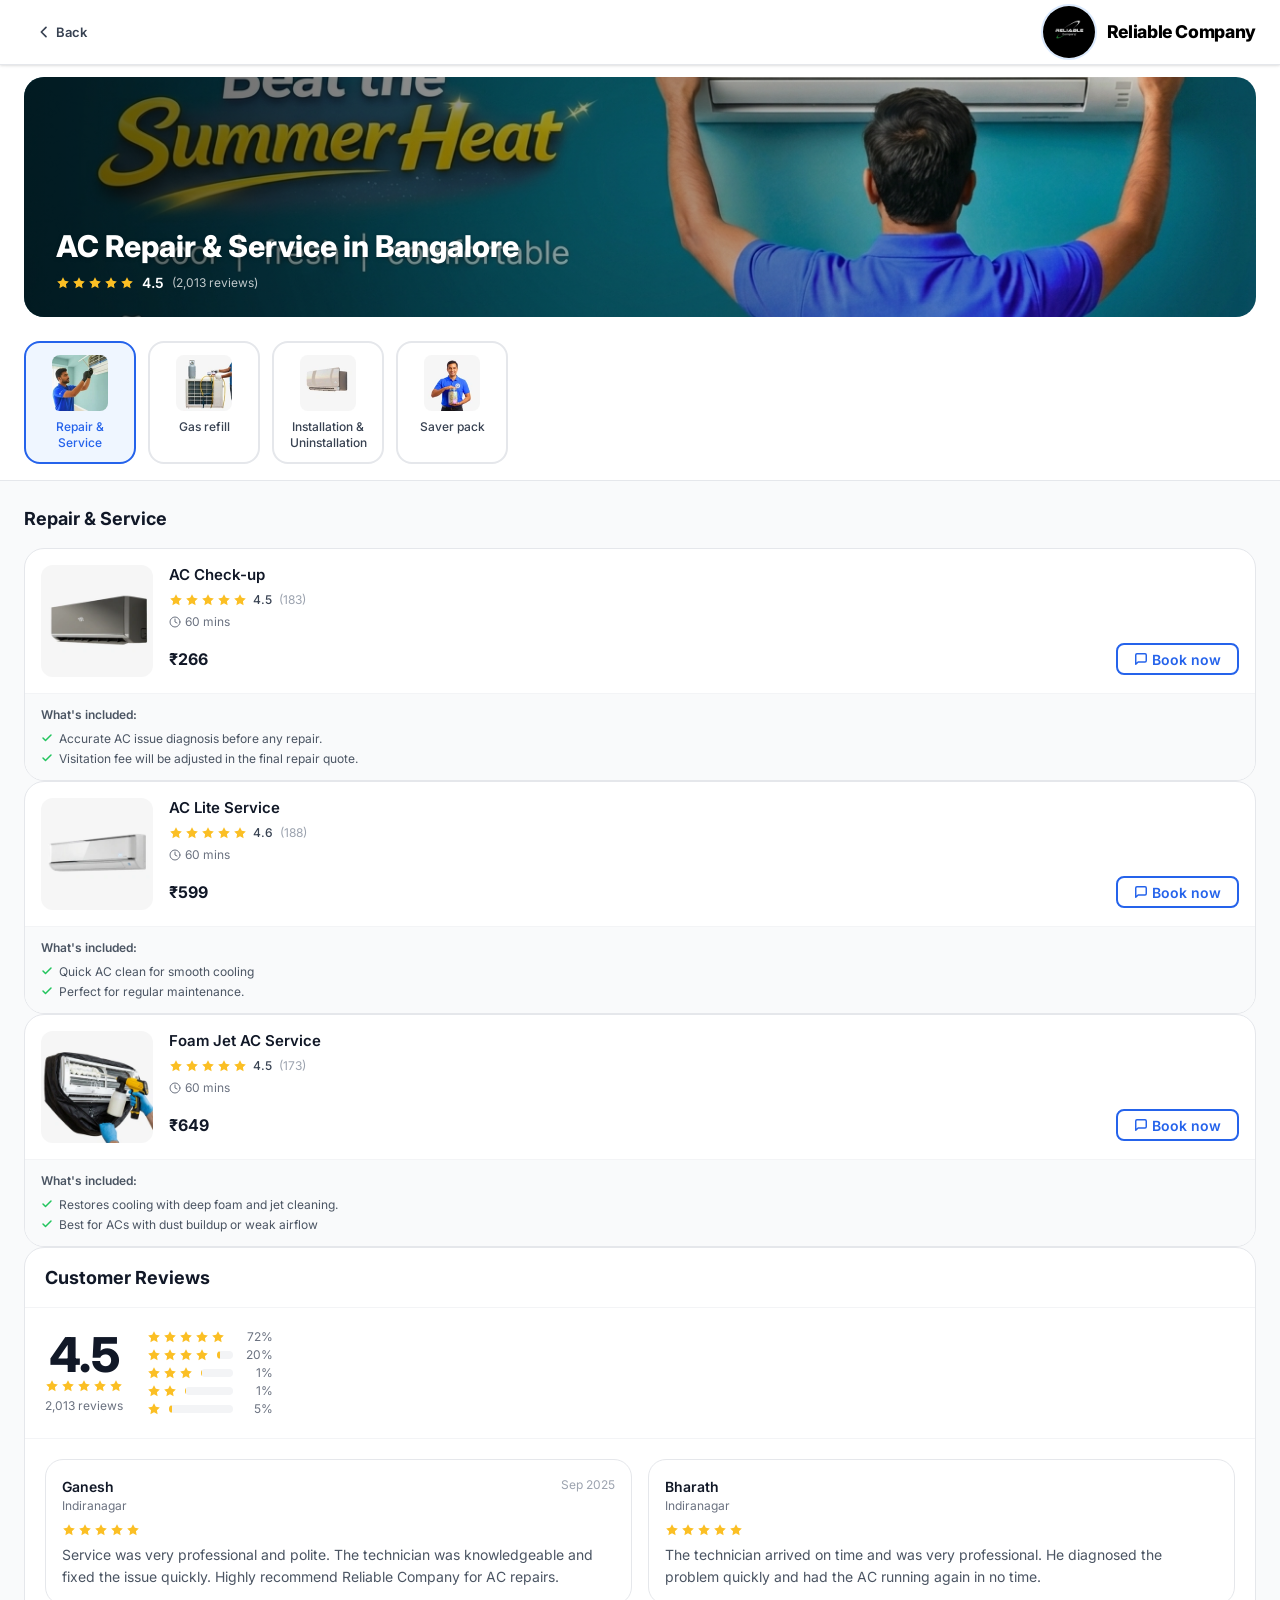
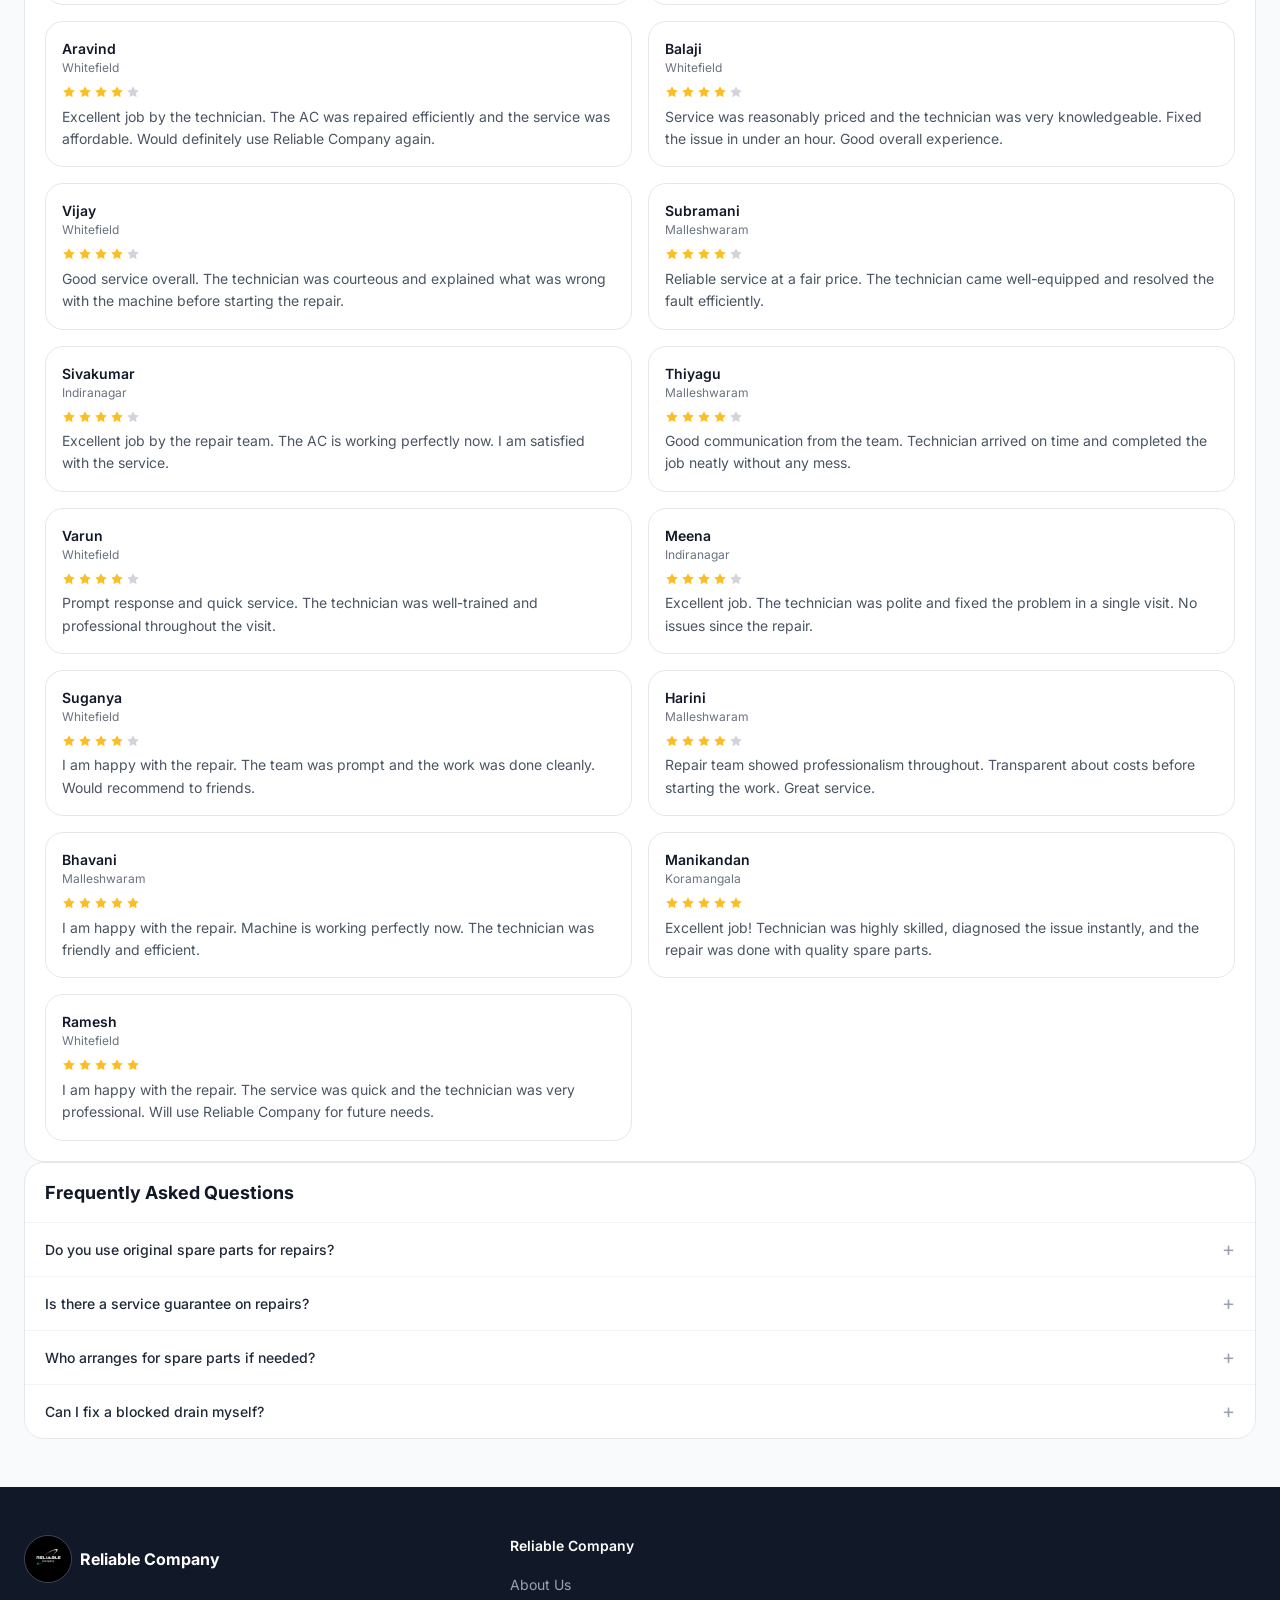
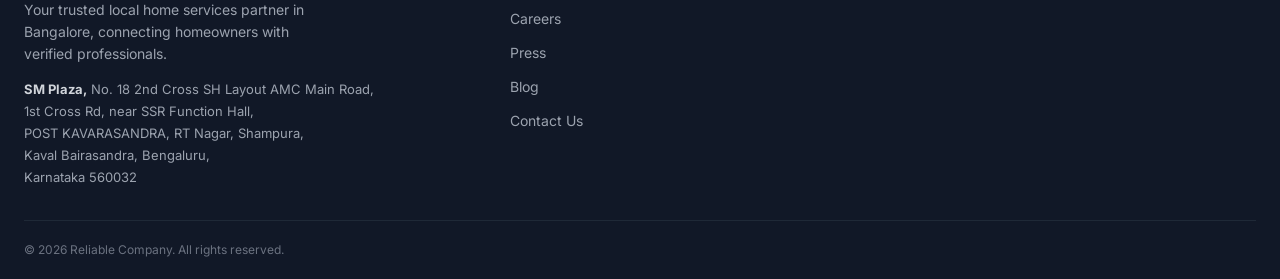
<file: ac.html>
<!DOCTYPE html>
<html lang="en">

<head>
  <meta charset="UTF-8" />
  <meta name="viewport" content="width=device-width, initial-scale=1.0" />
  <title>Reliable Company – AC Repair &amp; Service in Bangalore</title>
  <meta name="description" content="AC repair &amp; service in Bangalore by expert technicians. All brands covered. Book via WhatsApp instantly." />
  <link rel="preconnect" href="https://fonts.googleapis.com" />
  <link href="https://fonts.googleapis.com/css2?family=Inter:wght@400;500;600;700;800&display=swap" rel="stylesheet" />
  <link rel="stylesheet" href="style.css">
  <!-- Google tag (gtag.js) -->
  <script async src="https://www.googletagmanager.com/gtag/js?id=AW-18098541445"></script>
  <script>
    window.dataLayer = window.dataLayer || [];
    function gtag(){dataLayer.push(arguments);}
    gtag('js', new Date());

    gtag('config', 'AW-18098541445');
  </script>
</head>

<body>
  
  <!-- ===== NAVBAR ===== -->
  <header id="navbar">
    <div class="container">
      <div class="navbar-inner">

        <button class="btn-back" onclick="history.back()" style="background:none;border:none;cursor:pointer;display:flex;align-items:center;gap:4px;padding:8px 12px;margin-right:8px;color:#374151;font-weight:600;font-size:13px;border-radius:8px;transition:background 0.2s;" onmouseover="this.style.background='#f3f4f6'" onmouseout="this.style.background='none'">
          <svg xmlns="http://www.w3.org/2000/svg" fill="none" viewBox="0 0 24 24" stroke="currentColor" stroke-width="2.5" style="width:16px;height:16px;">
            <path stroke-linecap="round" stroke-linejoin="round" d="M15 19l-7-7 7-7" />
          </svg>
          Back
        </button>

        <a href="index.html" class="navbar-logo" style="display:flex;align-items:center;">
          <img src="./images/logo.png" alt="Reliable Company" class="logo-img" />
          <span class="logo-name">Reliable Company</span>
        </a>

      </div>
    </div>
  </header>

  <!-- ===== HERO ===== -->
  <section id="hero">
    <div class="container">
      <!-- Breadcrumb -->

      <!-- Banner -->
      <div class="hero-banner">
        <div class="hero-img-wrap">
          <img src="./images/image.webp" alt="Washing Machine Repair & Service in Bangalore" loading="eager"
            onerror="this.style.display='none'" />
          <div class="hero-overlay">
            <h1 class="hero-title">AC Repair &amp; Service in Bangalore</h1>
            <div class="hero-rating">
              <div class="stars" id="hero-stars"></div>
              <span class="rating-num">4.5</span>
              <span class="rating-count">(2,013 reviews)</span>
            </div>
          </div>
        </div>
      </div>


      <div class="cat-tabs scrollbar-hide" id="cat-tabs"></div>
    </div>
  </section>

  <!-- ===== MAIN ===== -->
  <div id="main">
    <div class="container">
      <div class="main-layout">
        <!-- Main Content -->
        <div class="main-content space-y-6">
          <!-- Service Packages -->
          <div class="packages-section" id="packages-section">
            <h2 id="cat-heading"></h2>
            <div id="packages-list"></div>
          </div>

          <!-- Reviews -->
          <section class="section-card" aria-labelledby="reviews-heading">
            <div class="section-header">
              <h2 class="section-title" id="reviews-heading">Customer Reviews</h2>
            </div>
            <div class="rating-summary">
              <div style="display:flex;flex-direction:column;align-items:center;flex-shrink:0;">
                <span class="rating-big">4.5</span>
                <div class="stars" id="reviews-stars"></div>
                <span class="rating-count-label">2,013 reviews</span>
              </div>
              <div id="rating-bars"></div>
            </div>
            <div class="reviews-grid" id="reviews-grid"></div>
          </section>

          <!-- FAQ -->
          <section class="section-card" aria-labelledby="faq-heading">
            <div class="section-header">
              <h2 class="section-title" id="faq-heading">Frequently Asked Questions</h2>
            </div>
            <div class="divide-y" id="faq-list"></div>
          </section>



      </div>
    </div>
  </div>

  <!-- ===== FOOTER ===== -->
  <footer id="footer">
    <div class="container">
      <div class="footer-grid">
        <div class="footer-brand">
          <div class="footer-logo">
            <img src="./images/logo.png" alt="Reliable Company" class="footer-logo-img" />
            <span class="footer-logo-name">Reliable Company</span>
          </div>
          <p class="footer-desc">Your trusted local home services partner in Bangalore, connecting homeowners with
            verified professionals.</p>
          <p class="footer-address">
            <strong>SM Plaza,</strong> No. 18 2nd Cross SH Layout AMC Main Road,<br>
            1st Cross Rd, near SSR Function Hall,<br>
            POST KAVARASANDRA, RT Nagar, Shampura,<br>
            Kaval Bairasandra, Bengaluru,<br>
            Karnataka 560032
          </p>
        </div>

        <div class="footer-col">
          <h3 class="footer-col-title">Reliable Company</h3>
          <ul>
            <li><a href="#">About Us</a></li>
            <li><a href="#">Careers</a></li>
            <li><a href="#">Press</a></li>
            <li><a href="#">Blog</a></li>
            <li><a href="#">Contact Us</a></li>
          </ul>
        </div>
      </div>

      <div class="footer-bottom">
        <p class="footer-copy">&copy; <span id="year"></span> Reliable Company. All rights reserved.</p>

      </div>
    </div>
  </footer>



  <script>
    // ===== DATA =====
    const serviceCategories = [
      {
        id: 'washing-machine-repairs', label: 'Repair & Service',
        image: './images/repair.webp',
        packages: [
          { id: 'auto-top-load-checkup', name: 'AC Check-up', price: 266, rating: 4.5, reviewCount: 183, duration: 60, image: `./images/1st-img.webp`, includes: ['Accurate AC issue diagnosis before any repair.', 'Visitation fee will be adjusted in the final repair quote.'] },
          { id: 'auto-front-load-checkup', name: 'AC Lite Service', price: 599, rating: 4.6, reviewCount: 188, duration: 60, image: `./images/2nd-img.webp`, includes: ['Quick AC clean for smooth cooling', 'Perfect for regular maintenance.'] },
          { id: 'semi-auto-checkup', name: 'Foam Jet AC Service', price: 649, rating: 4.5, reviewCount: 173, duration: 60, image: `./images/3rd-img.webp`, includes: ['Restores cooling with deep foam and jet cleaning.', 'Best for ACs with dust buildup or weak airflow'] },

        ]
      },
      {
        id: 'washing-machine-installation', label: 'Gas refill',
        image: `./images/gasfill.webp`,
        packages: [
          { id: 'wm-installation', name: 'Gas Refill & Check-up', price: 2649, rating: 4.6, reviewCount: 350, duration: 60, image: `./images/gass-cover.webp`, includes: ['AC gas refill for instant cooling', 'Fix leaks. Refill gas. Cool better.'] },
        ]
      },
      {
        id: 'washing-machine-uninstallation', label: 'Installation & Uninstallation',
        image: `./images/install-uni.webp`,
        packages: [
          { id: 'ac-installation', name: 'AC Installation', price: 1069, rating: 4.5, reviewCount: 335, duration: 60, image: `./images/2nd-img.webp`, includes: ['Quick, safe AC installation for optimal cooling', 'Secure setup with final performance check.'] },
          { id: 'ac-uninstallation', name: 'AC Uninstallation', price: 599, rating: 4.5, reviewCount: 335, duration: 60, image: `./images/6-img.webp`, includes: ['Quick & safe AC uninstallation by experts.', 'Clean removal with secure disconnections.'] },

        ]
      },
      {
        id: 'saver-pack', label: 'Saver pack',
        image: `./images/saverpackage.webp`,
        packages: [
          { id: 'foam-2-ac', name: 'Foam Jet AC Services (2 ACs)', price: 1122, rating: 4.5, reviewCount: 335, duration: 150, image: `./images/3rd-img.webp`, includes: ['Restores cooling with deep foam and jet cleaning.', 'Best for ACs with dust buildup or weak airflow.'] },
          { id: 'foam-3-ac', name: 'Foam Jet AC Services (3 ACs)', price: 1604, rating: 4.5, reviewCount: 335, duration: 150, image: `./images/3rd-img.webp`, includes: ['Restores cooling with deep foam and jet cleaning.', 'Best for ACs with dust buildup or weak airflow.'] },
          { id: 'foam-4-ac', name: 'Foam Jet AC Services (4 ACs)', price: 1871, rating: 4.5, reviewCount: 335, duration: 150, image: `./images/3rd-img.webp`, includes: ['Restores cooling with deep foam and jet cleaning.', 'Best for ACs with dust buildup or weak airflow.'] },
          { id: 'foam-5-ac', name: 'Foam Jet AC Services (5 ACs)', price: 2253, rating: 4.5, reviewCount: 335, duration: 150, image: `./images/3rd-img.webp`, includes: ['Restores cooling with deep foam and jet cleaning', 'Best for ACs with dust buildup or weak airflow.'] },
        ]
      },
    ];

    const reviews = [
      { name: 'Ganesh', location: 'Indiranagar', stars: 5, date: 'Sep 2025', text: 'Service was very professional and polite. The technician was knowledgeable and fixed the issue quickly. Highly recommend Reliable Company for AC repairs.' },
      { name: 'Bharath', location: 'Indiranagar', stars: 5, text: 'The technician arrived on time and was very professional. He diagnosed the problem quickly and had the AC running again in no time.' },
      { name: 'Aravind', location: 'Whitefield', stars: 4, text: 'Excellent job by the technician. The AC was repaired efficiently and the service was affordable. Would definitely use Reliable Company again.' },
      { name: 'Balaji', location: 'Whitefield', stars: 4, text: 'Service was reasonably priced and the technician was very knowledgeable. Fixed the issue in under an hour. Good overall experience.' },
      { name: 'Vijay', location: 'Whitefield', stars: 4, text: 'Good service overall. The technician was courteous and explained what was wrong with the machine before starting the repair.' },
      { name: 'Subramani', location: 'Malleshwaram', stars: 4, text: 'Reliable service at a fair price. The technician came well-equipped and resolved the fault efficiently.' },
      { name: 'Sivakumar', location: 'Indiranagar', stars: 4, text: 'Excellent job by the repair team. The AC is working perfectly now. I am satisfied with the service.' },
      { name: 'Thiyagu', location: 'Malleshwaram', stars: 4, text: 'Good communication from the team. Technician arrived on time and completed the job neatly without any mess.' },
      { name: 'Varun', location: 'Whitefield', stars: 4, text: 'Prompt response and quick service. The technician was well-trained and professional throughout the visit.' },
      { name: 'Meena', location: 'Indiranagar', stars: 4, text: 'Excellent job. The technician was polite and fixed the problem in a single visit. No issues since the repair.' },
      { name: 'Suganya', location: 'Whitefield', stars: 4, text: 'I am happy with the repair. The team was prompt and the work was done cleanly. Would recommend to friends.' },
      { name: 'Harini', location: 'Malleshwaram', stars: 4, text: 'Repair team showed professionalism throughout. Transparent about costs before starting the work. Great service.' },
      { name: 'Bhavani', location: 'Malleshwaram', stars: 5, text: 'I am happy with the repair. Machine is working perfectly now. The technician was friendly and efficient.' },
      { name: 'Manikandan', location: 'Koramangala', stars: 5, text: 'Excellent job! Technician was highly skilled, diagnosed the issue instantly, and the repair was done with quality spare parts.' },
      { name: 'Ramesh', location: 'Whitefield', stars: 5, text: 'I am happy with the repair. The service was quick and the technician was very professional. Will use Reliable Company for future needs.' },
    ];

    const ratingBars = [
      { stars: 5, percent: 72 },
      { stars: 4, percent: 20 },
      { stars: 3, percent: 1 },
      { stars: 2, percent: 1 },
      { stars: 1, percent: 5 },
    ];

    const faqs = [
      { q: 'Do you use original spare parts for repairs?', a: 'Yes, we use genuine and high-quality spare parts for all repairs. All parts come with a guarantee to ensure the longevity of your appliance.' },
      { q: 'Is there a service guarantee on repairs?', a: 'Absolutely. All repairs come with a 30-day service guarantee. If the same problem recurs within 30 days, we will fix it at no additional charge.' },
      { q: 'Who arranges for spare parts if needed?', a: 'Our professional technicians will arrange for any spare parts required. Parts are billed separately and you will be informed of the cost before any replacements are made.' },
      { q: 'Can I fix a blocked drain myself?', a: 'We strongly recommend seeking professional assistance for blocked drains rather than attempting a DIY fix. Improper handling can damage internal components and void warranties.' },
    ];


    // ===== STATE =====
    let activeCategory = serviceCategories[0].id;
    let selectedPackages = [];

    // ===== HELPERS =====
    function starsSVG(count, filled, size = 14) {
      return Array.from({ length: count }).map((_, i) => {
        const cls = i < filled ? 'star-filled' : 'star-empty';
        return `<svg class="star-svg ${cls}" width="${size}" height="${size}" viewBox="0 0 24 24" xmlns="http://www.w3.org/2000/svg"><polygon points="12 2 15.09 8.26 22 9.27 17 14.14 18.18 21.02 12 17.77 5.82 21.02 7 14.14 2 9.27 8.91 8.26 12 2"/></svg>`;
      }).join('');
    }

    function checkSVG(cls = '') {
      return `<svg class="${cls}" xmlns="http://www.w3.org/2000/svg" width="12" height="12" viewBox="0 0 24 24" fill="none" stroke="currentColor" stroke-width="3" stroke-linecap="round" stroke-linejoin="round"><polyline points="20 6 9 17 4 12"/></svg>`;
    }

    // ===== RENDER =====
    function renderHeroStars() {
      document.getElementById('hero-stars').innerHTML = starsSVG(5, 5, 14);
      document.getElementById('reviews-stars').innerHTML = starsSVG(5, 5, 16);
    }

    function renderCategoryTabs() {
      const el = document.getElementById('cat-tabs');
      el.innerHTML = serviceCategories.map(cat => `
    <button class="cat-tab${cat.id === activeCategory ? ' active' : ''}" data-cat="${cat.id}">
      <img src="${cat.image}" alt="${cat.label}" onerror="this.style.background='#e5e7eb'" />
      <span class="cat-tab-label">${cat.label}</span>
    </button>
  `).join('');
      el.querySelectorAll('.cat-tab').forEach(btn => {
        btn.addEventListener('click', () => {
          activeCategory = btn.dataset.cat;
          renderCategoryTabs();
          renderPackages();
        });
      });
    }

    function renderPackages() {
      const cat = serviceCategories.find(c => c.id === activeCategory);
      document.getElementById('cat-heading').textContent = cat.label;
      const el = document.getElementById('packages-list');
      el.innerHTML = cat.packages.map(pkg => `
      <article class="pkg-card">
        <div class="pkg-card-top">
          <img class="pkg-img" src="${pkg.image}" alt="${pkg.name}" onerror="this.style.background='#e5e7eb'" />
          <div class="pkg-info">
            <h3 class="pkg-name">${pkg.name}</h3>
            <div class="pkg-meta">
              <div class="stars">${starsSVG(5, Math.round(pkg.rating), 13)}</div>
              <span class="pkg-rating">${pkg.rating}</span>
              <span class="pkg-rcount">(${pkg.reviewCount})</span>
            </div>
            <div class="pkg-time">
              <svg xmlns="http://www.w3.org/2000/svg" width="12" height="12" viewBox="0 0 24 24" fill="none" stroke="currentColor" stroke-width="2" stroke-linecap="round" stroke-linejoin="round"><circle cx="12" cy="12" r="10"/><polyline points="12 6 12 12 16 14"/></svg>
              ${pkg.duration} mins
            </div>
            <div class="pkg-bottom-row">
              <span class="pkg-price">₹${pkg.price}</span>
              <button type="button" class="btn-add btn-whatsapp" data-service="${pkg.name}">
                <svg xmlns="http://www.w3.org/2000/svg" width="14" height="14" viewBox="0 0 24 24" fill="none" stroke="currentColor" stroke-width="2.5" stroke-linecap="round" stroke-linejoin="round"><path d="M21 15a2 2 0 0 1-2 2H7l-4 4V5a2 2 0 0 1 2-2h14a2 2 0 0 1 2 2z"/></svg>
                Book now
              </button>
            </div>
          </div>
        </div>
        ${pkg.includes.length ? `
          <div class="pkg-includes">
            <p>What's included:</p>
            <ul>${pkg.includes.map(item => `<li>${checkSVG('check-icon')} ${item}</li>`).join('')}</ul>
          </div>` : ''}
      </article>`).join('');
    }

    function renderRatingBars() {
      document.getElementById('rating-bars').innerHTML = ratingBars.map(b => `
    <div class="rating-bar-row">
      <div class="stars">${starsSVG(b.stars, b.stars, 12)}</div>
      <div class="rating-bar-track"><div class="rating-bar-fill" style="width:${b.percent}%"></div></div>
      <span class="rating-pct">${b.percent}%</span>
    </div>`).join('');
    }

    function renderReviews() {
      document.getElementById('reviews-grid').innerHTML = reviews.map(r => `
    <article class="review-card">
      <div class="review-head">
        <div><p class="review-name">${r.name}</p><p class="review-loc">${r.location}</p></div>
        ${r.date ? `<span class="review-date">${r.date}</span>` : ''}
      </div>
      <div class="stars">${starsSVG(5, r.stars, 13)}</div>
      <p class="review-text">${r.text}</p>
    </article>`).join('');
    }

    function renderFAQ() {
      document.getElementById('faq-list').innerHTML = faqs.map(f => `
    <details class="faq-item">
      <summary><span class="faq-q">${f.q}</span><span class="faq-toggle">+</span></summary>
      <p class="faq-answer">${f.a}</p>
    </details>`).join('');
    }

    document.addEventListener('click', event => {
      const whatsappBtn = event.target.closest('.btn-whatsapp');
      if (whatsappBtn) {
        event.preventDefault();
        const service = whatsappBtn.dataset.service || 'service';
        const text = `Hi Reliable Company, I would like to book the service: ${service}.`;
        const url = `https://wa.me/917075532295?text=${encodeURIComponent(text)}`;
        window.open(url, '_blank');
      }
    });

    // ===== FOOTER YEAR =====
    document.getElementById('year').textContent = new Date().getFullYear();

    // ===== INIT =====
    renderHeroStars();
    renderCategoryTabs();
    renderPackages();
    renderRatingBars();
    renderReviews();
    renderFAQ();
  </script>

</body>

</html>
</file>
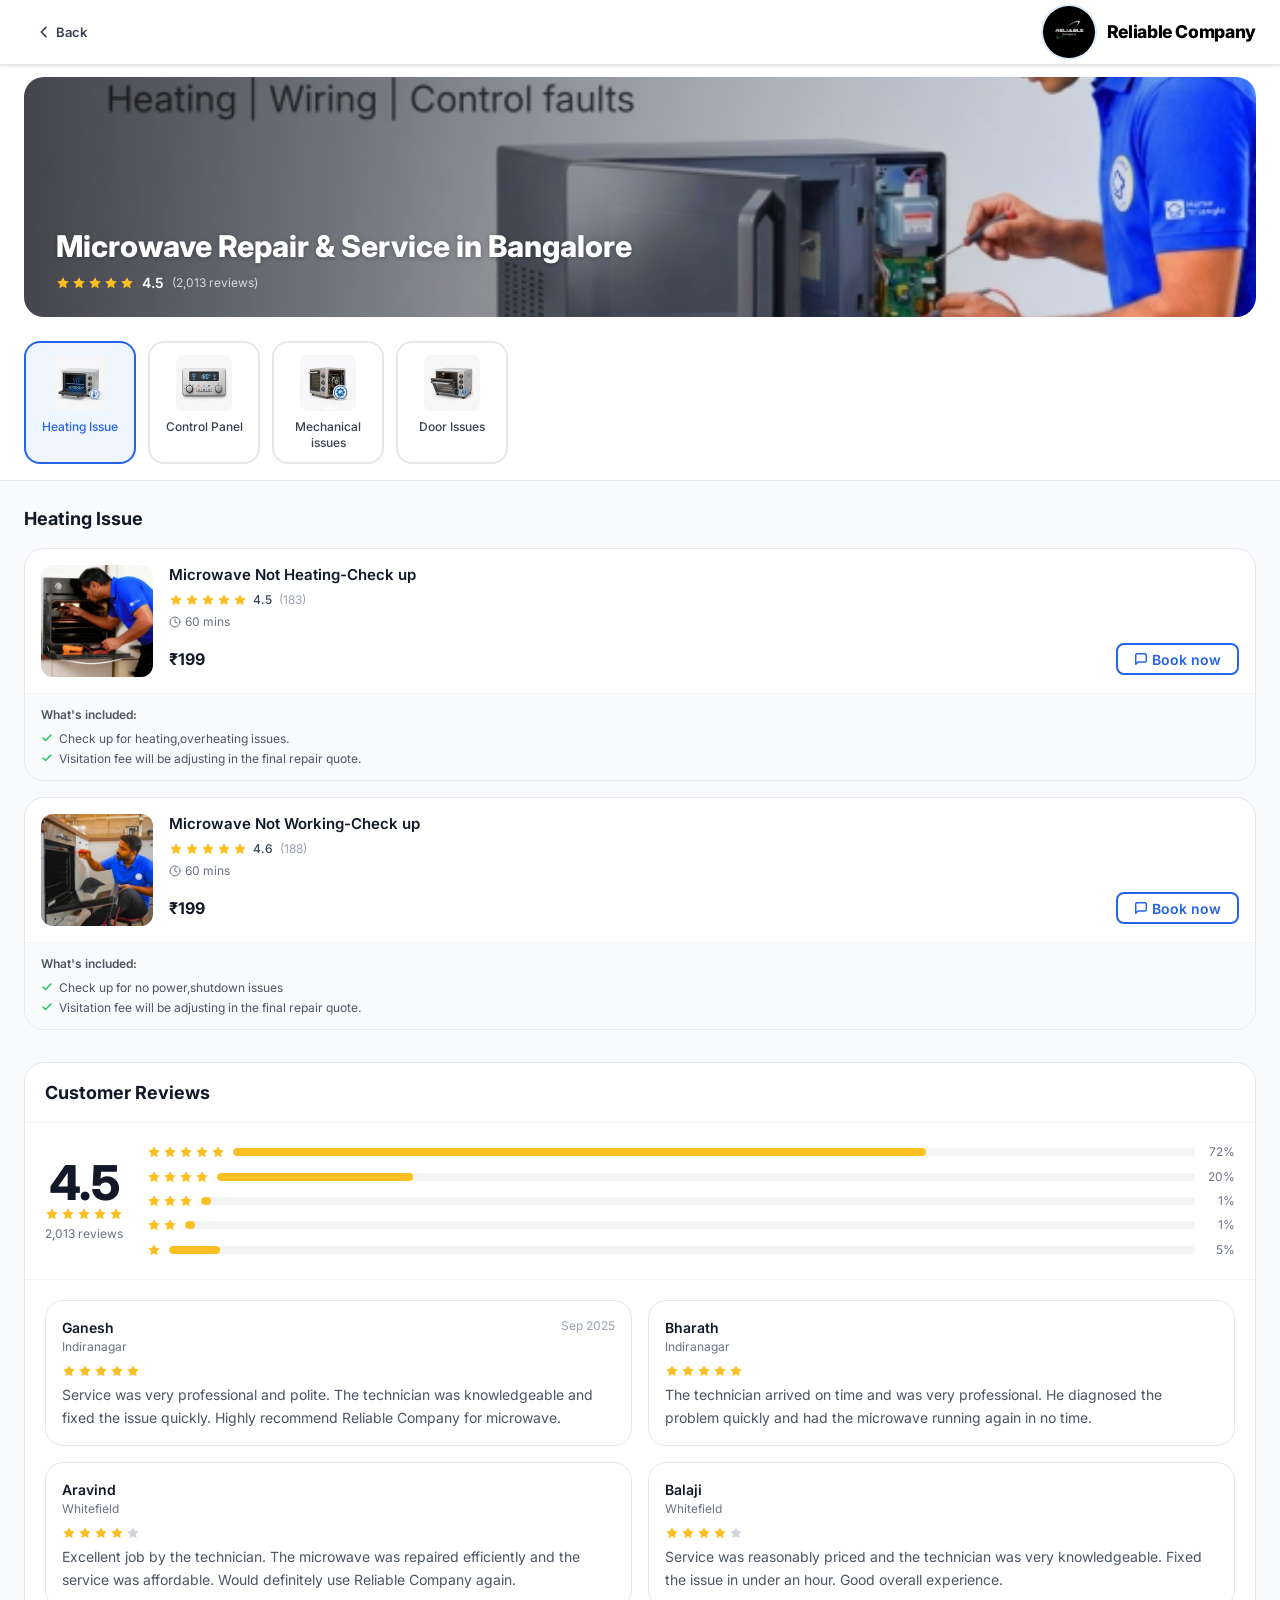
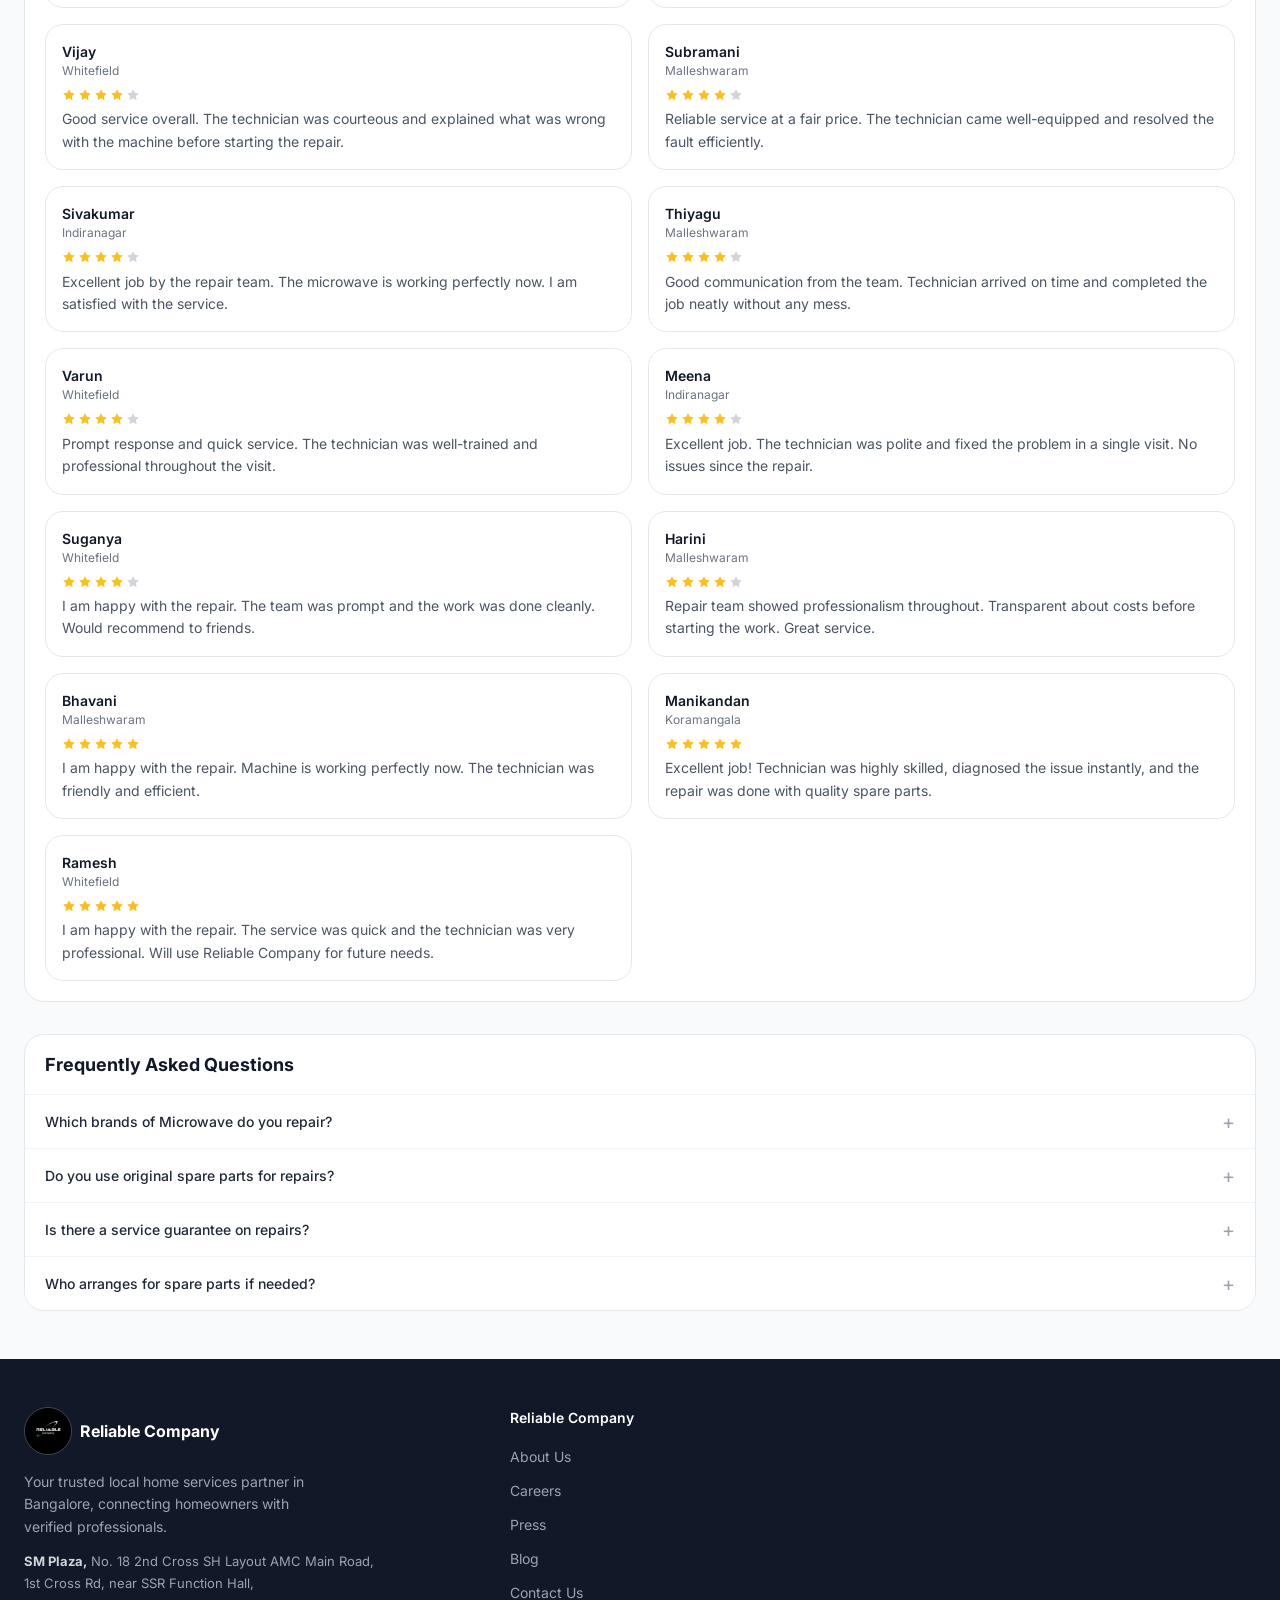
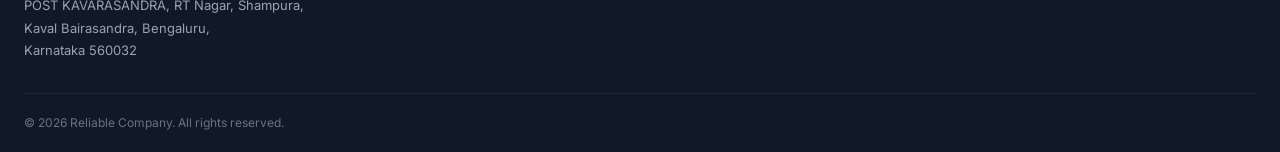
<file: Microwave.html>
<!DOCTYPE html>
<html lang="en">

<head>
  <meta charset="UTF-8" />
  <meta name="viewport" content="width=device-width, initial-scale=1.0" />
  <title>Reliable Company – Microwave Repair &amp; Service in Bangalore</title>
  <meta name="description" content="Microwave repair &amp; service in Bangalore. All brands, fast turnaround. Book via WhatsApp." />
  <link rel="preconnect" href="https://fonts.googleapis.com" />
  <link href="https://fonts.googleapis.com/css2?family=Inter:wght@400;500;600;700;800&display=swap" rel="stylesheet" />
  <link rel="stylesheet" href="style.css">
  <!-- Google tag (gtag.js) -->
  <script async src="https://www.googletagmanager.com/gtag/js?id=AW-18098541445"></script>
  <script>
    window.dataLayer = window.dataLayer || [];
    function gtag(){dataLayer.push(arguments);}
    gtag('js', new Date());

    gtag('config', 'AW-18098541445');
  </script>
</head>

<body>
  
  <!-- ===== NAVBAR ===== -->
  <header id="navbar">
    <div class="container">
      <div class="navbar-inner">

        <button class="btn-back" onclick="history.back()" style="background:none;border:none;cursor:pointer;display:flex;align-items:center;gap:4px;padding:8px 12px;margin-right:8px;color:#374151;font-weight:600;font-size:13px;border-radius:8px;transition:background 0.2s;" onmouseover="this.style.background='#f3f4f6'" onmouseout="this.style.background='none'">
          <svg xmlns="http://www.w3.org/2000/svg" fill="none" viewBox="0 0 24 24" stroke="currentColor" stroke-width="2.5" style="width:16px;height:16px;">
            <path stroke-linecap="round" stroke-linejoin="round" d="M15 19l-7-7 7-7" />
          </svg>
          Back
        </button>

        <a href="index.html" class="navbar-logo" style="display:flex;align-items:center;">
          <img src="./images/logo.png" alt="Reliable Company" class="logo-img" />
          <span class="logo-name">Reliable Company</span>
        </a>

      </div>


    </div>


    </div>
  </header>

  <!-- ===== HERO ===== -->
  <section id="hero">
    <div class="container">
      <!-- Breadcrumb -->

      <!-- Banner -->
      <div class="hero-banner">
        <div class="hero-img-wrap">
          <img src="./images/mHome.webp" alt="Microwave Oven Repair & Services in Bangalore" loading="eager"
            onerror="this.style.display='none'" />
          <div class="hero-overlay">
            <h1 class="hero-title">Microwave Repair &amp; Service in Bangalore</h1>
            <div class="hero-rating">
              <div class="stars" id="hero-stars"></div>
              <span class="rating-num">4.5</span>
              <span class="rating-count">(2,013 reviews)</span>
            </div>
          </div>
        </div>
      </div>


      <div class="cat-tabs scrollbar-hide" id="cat-tabs"></div>
    </div>
  </section>

  <!-- ===== MAIN ===== -->
  <div id="main">
    <div class="container">
      <div class="main-layout">
        <!-- Main Content -->
        <div class="main-content space-y-8">
          <!-- Service Packages -->
          <div class="packages-section" id="packages-section">
            <h2 id="cat-heading"></h2>
            <div class="space-y-4" id="packages-list"></div>
          </div>

          <!-- Reviews -->
          <section class="section-card" aria-labelledby="reviews-heading">
            <div class="section-header">
              <h2 class="section-title" id="reviews-heading">Customer Reviews</h2>
            </div>
            <div class="rating-summary">
              <div style="display:flex;flex-direction:column;align-items:center;flex-shrink:0;">
                <span class="rating-big">4.5</span>
                <div class="stars" id="reviews-stars"></div>
                <span class="rating-count-label">2,013 reviews</span>
              </div>
              <div class="rating-bars flex-1 w-full" id="rating-bars"></div>
            </div>
            <div class="reviews-grid" id="reviews-grid"></div>
          </section>

          <!-- FAQ -->
          <section class="section-card" aria-labelledby="faq-heading">
            <div class="section-header">
              <h2 class="section-title" id="faq-heading">Frequently Asked Questions</h2>
            </div>
            <div class="divide-y" id="faq-list"></div>
          </section>

          <!-- Quick Links -->
          


      </div>
    </div>
  </div>

  <!-- ===== FOOTER ===== -->
  <footer id="footer">
    <div class="container">
      <div class="footer-grid">
        <div class="footer-brand">
          <div class="footer-logo">
            <img src="./images/logo.png" alt="Reliable Company" class="footer-logo-img" />
            <span class="footer-logo-name">Reliable Company</span>
          </div>
          <p class="footer-desc">Your trusted local home services partner in Bangalore, connecting homeowners with
            verified professionals.</p>
          <p class="footer-address">
            <strong>SM Plaza,</strong> No. 18 2nd Cross SH Layout AMC Main Road,<br>
            1st Cross Rd, near SSR Function Hall,<br>
            POST KAVARASANDRA, RT Nagar, Shampura,<br>
            Kaval Bairasandra, Bengaluru,<br>
            Karnataka 560032
          </p>
        </div>

        <div class="footer-col">
          <h3 class="footer-col-title">Reliable Company</h3>
          <ul>
            <li><a href="#">About Us</a></li>
            <li><a href="#">Careers</a></li>
            <li><a href="#">Press</a></li>
            <li><a href="#">Blog</a></li>
            <li><a href="#">Contact Us</a></li>
          </ul>
        </div>




      </div>

      <div class="footer-bottom">
        <p class="footer-copy">&copy; <span id="year"></span> Reliable Company. All rights reserved.</p>

      </div>
    </div>
  </footer>



  <script>
    // ===== DATA =====
    const serviceCategories = [
      {
        id: 'washing-machine-repairs', label: 'Heating Issue',
        image: './images/Heating.webp',
        packages: [
          { id: 'auto-top-load-checkup', name: 'Microwave Not Heating-Check up', price: 199, rating: 4.5, reviewCount: 183, duration: 60, image: `./images/M1.webp`, includes: ['Check up for heating,overheating issues.', 'Visitation fee will be adjusting in the final repair quote.'] },
          { id: 'auto-front-load-checkup', name: 'Microwave Not Working-Check up', price: 199, rating: 4.6, reviewCount: 188, duration: 60, image: `./images/M2.webp`, includes: ['Check up for no power,shutdown issues', 'Visitation fee will be adjusting in the final repair quote.'] },

        ]
      },
      {
        id: 'washing-machine-installation', label: 'Control Panel',
        image: `./images/ControllPanel.webp`,
        packages: [
          { id: 'wm-installation', name: 'Microwave Control panel issues Check-up', price: 199, rating: 4.6, reviewCount: 350, duration: 60, image: `./images/M3.webp`, includes: ['Timer,display,or buttons not working?', 'Visitation fee will be adjusting in the final repair quote.'] },
        ]
      },
      {
        id: 'washing-machine-uninstallation', label: 'Mechanical issues',
        image: `./images/mechanical.webp`,
        packages: [
          { id: 'wm-uninstallation', name: 'Microwave Mechanical Issues Check-up', price: 199, rating: 4.5, reviewCount: 335, duration: 60, image: `./images/M4.webp`, includes: ['Turntable,Sparking , nosie or fan issues?', 'Visitation fee will be adjusting in the final repair quote.'] },

        ]
      },
      {
        id: 'saver-pack', label: 'Door Issues',
        image: `./images/Door.webp`,
        packages: [
          { id: 'wm-uninstallation', name: 'Microwave Door Repair - Check up', price: 199, rating: 4.5, reviewCount: 335, duration: 150, image: `./images/M5.webp`, includes: ['Door nor closing , misaligned or damaged?', 'Visitation fee will be adjusting in the final repair quote.'] },
        ]
      },
    ];

    const reviews = [
      { name: 'Ganesh', location: 'Indiranagar', stars: 5, date: 'Sep 2025', text: 'Service was very professional and polite. The technician was knowledgeable and fixed the issue quickly. Highly recommend Reliable Company for microwave.' },
      { name: 'Bharath', location: 'Indiranagar', stars: 5, text: 'The technician arrived on time and was very professional. He diagnosed the problem quickly and had the microwave running again in no time.' },
      { name: 'Aravind', location: 'Whitefield', stars: 4, text: 'Excellent job by the technician. The microwave was repaired efficiently and the service was affordable. Would definitely use Reliable Company again.' },
      { name: 'Balaji', location: 'Whitefield', stars: 4, text: 'Service was reasonably priced and the technician was very knowledgeable. Fixed the issue in under an hour. Good overall experience.' },
      { name: 'Vijay', location: 'Whitefield', stars: 4, text: 'Good service overall. The technician was courteous and explained what was wrong with the machine before starting the repair.' },
      { name: 'Subramani', location: 'Malleshwaram', stars: 4, text: 'Reliable service at a fair price. The technician came well-equipped and resolved the fault efficiently.' },
      { name: 'Sivakumar', location: 'Indiranagar', stars: 4, text: 'Excellent job by the repair team. The microwave is working perfectly now. I am satisfied with the service.' },
      { name: 'Thiyagu', location: 'Malleshwaram', stars: 4, text: 'Good communication from the team. Technician arrived on time and completed the job neatly without any mess.' },
      { name: 'Varun', location: 'Whitefield', stars: 4, text: 'Prompt response and quick service. The technician was well-trained and professional throughout the visit.' },
      { name: 'Meena', location: 'Indiranagar', stars: 4, text: 'Excellent job. The technician was polite and fixed the problem in a single visit. No issues since the repair.' },
      { name: 'Suganya', location: 'Whitefield', stars: 4, text: 'I am happy with the repair. The team was prompt and the work was done cleanly. Would recommend to friends.' },
      { name: 'Harini', location: 'Malleshwaram', stars: 4, text: 'Repair team showed professionalism throughout. Transparent about costs before starting the work. Great service.' },
      { name: 'Bhavani', location: 'Malleshwaram', stars: 5, text: 'I am happy with the repair. Machine is working perfectly now. The technician was friendly and efficient.' },
      { name: 'Manikandan', location: 'Koramangala', stars: 5, text: 'Excellent job! Technician was highly skilled, diagnosed the issue instantly, and the repair was done with quality spare parts.' },
      { name: 'Ramesh', location: 'Whitefield', stars: 5, text: 'I am happy with the repair. The service was quick and the technician was very professional. Will use Reliable Company for future needs.' },
    ];

    const ratingBars = [
      { stars: 5, percent: 72 },
      { stars: 4, percent: 20 },
      { stars: 3, percent: 1 },
      { stars: 2, percent: 1 },
      { stars: 1, percent: 5 },
    ];

    const faqs = [
      { q: 'Which brands of Microwave do you repair?', a: 'We repair all major brands including Panasonic, LG, Whirlpool, Onida, Samsung, Godrej, and many more. Our technicians are trained to handle both Indian and international brands.' },
      { q: 'Do you use original spare parts for repairs?', a: 'Yes, we use genuine and high-quality spare parts for all repairs. All parts come with a guarantee to ensure the longevity of your appliance.' },
      { q: 'Is there a service guarantee on repairs?', a: 'Absolutely. All repairs come with a 30-day service guarantee. If the same problem recurs within 30 days, we will fix it at no additional charge.' },
      { q: 'Who arranges for spare parts if needed?', a: 'Our professional technicians will arrange for any spare parts required. Parts are billed separately and you will be informed of the cost before any replacements are made.' },
    ];

    const whyFeatures = [
      { title: 'Verified & Vetted Professionals', desc: 'Every professional is background-checked and skill-verified before joining our platform.' },
      { title: 'Matched to Your Needs', desc: 'We match you with the right professional based on your specific service requirements.' },
      { title: 'Customer Support at Every Step', desc: 'Our support team is available to assist you before, during, and after your service.' },
    ];

    const quickLinks = {
      available: ['Bangalore', 'Chennai', 'Hyderabad', 'Mumbai', 'Pune', 'Delhi', 'Ahmedabad', 'Kolkata', 'Coimbatore', 'Gurgaon', 'Jaipur', 'Kochi', 'Lucknow', 'Madurai', 'Mysore', 'Noida', 'Trivandrum', 'Vijaywada', 'Visakhapatnam'],
      serving: ['Indiranagar', 'Whitefield', 'Malleshwaram', 'Koramangala', 'Jayanagar', 'HSR Layout', 'Electronic City', 'Marathahalli', 'BTM Layout', 'JP Nagar'],
      other: ['AC Repair & Service', 'Refrigerator Repair', 'Microwave Repair', 'TV Repair', 'Water Purifier Service', 'Chimney Cleaning'],
    };

    // ===== STATE =====
    let activeCategory = serviceCategories[0].id;
    let selectedPackages = [];

    // ===== HELPERS =====
    function starsSVG(count, filled, size = 14) {
      return Array.from({ length: count }).map((_, i) => {
        const cls = i < filled ? 'star-filled' : 'star-empty';
        return `<svg class="star-svg ${cls}" width="${size}" height="${size}" viewBox="0 0 24 24" xmlns="http://www.w3.org/2000/svg"><polygon points="12 2 15.09 8.26 22 9.27 17 14.14 18.18 21.02 12 17.77 5.82 21.02 7 14.14 2 9.27 8.91 8.26 12 2"/></svg>`;
      }).join('');
    }

    function checkSVG(cls = '') {
      return `<svg class="${cls}" xmlns="http://www.w3.org/2000/svg" width="12" height="12" viewBox="0 0 24 24" fill="none" stroke="currentColor" stroke-width="3" stroke-linecap="round" stroke-linejoin="round"><polyline points="20 6 9 17 4 12"/></svg>`;
    }

    // ===== RENDER =====
    function renderHeroStars() {
      document.getElementById('hero-stars').innerHTML = starsSVG(5, 5, 14);
      document.getElementById('reviews-stars').innerHTML = starsSVG(5, 5, 16);
    }

    function renderCategoryTabs() {
      const el = document.getElementById('cat-tabs');
      el.innerHTML = serviceCategories.map(cat => `
    <button class="cat-tab${cat.id === activeCategory ? ' active' : ''}" data-cat="${cat.id}">
      <img src="${cat.image}" alt="${cat.label}" onerror="this.style.background='#e5e7eb'" />
      <span class="cat-tab-label">${cat.label}</span>
    </button>
  `).join('');
      el.querySelectorAll('.cat-tab').forEach(btn => {
        btn.addEventListener('click', () => {
          activeCategory = btn.dataset.cat;
          renderCategoryTabs();
          renderPackages();
        });
      });
    }

    function renderPackages() {
      const cat = serviceCategories.find(c => c.id === activeCategory);
      document.getElementById('cat-heading').textContent = cat.label;
      const el = document.getElementById('packages-list');
      el.innerHTML = cat.packages.map(pkg => {
        const sel = selectedPackages.some(p => p.id === pkg.id);
        return `
      <article class="pkg-card" data-pkg="${pkg.id}">
        <div class="pkg-card-top">
          <img class="pkg-img" src="${pkg.image}" alt="${pkg.name}" onerror="this.style.background='#e5e7eb'" />
          <div class="pkg-info">
            <h3 class="pkg-name">${pkg.name}</h3>
            <div class="pkg-meta">
              <div class="stars">${starsSVG(5, Math.round(pkg.rating), 13)}</div>
              <span class="pkg-rating">${pkg.rating}</span>
              <span class="pkg-rcount">(${pkg.reviewCount})</span>
            </div>
            <div class="pkg-time">
              <svg xmlns="http://www.w3.org/2000/svg" width="12" height="12" viewBox="0 0 24 24" fill="none" stroke="currentColor" stroke-width="2" stroke-linecap="round" stroke-linejoin="round"><circle cx="12" cy="12" r="10"/><polyline points="12 6 12 12 16 14"/></svg>
              ${pkg.duration} mins
            </div>
            <div class="pkg-bottom-row">
              <span class="pkg-price">₹${pkg.price}</span>
              
<button type="button" class="btn-add btn-whatsapp" data-service="${pkg.name}">
<svg xmlns="http://www.w3.org/2000/svg" width="14" height="14" viewBox="0 0 24 24" fill="none" stroke="currentColor" stroke-width="2.5" stroke-linecap="round" stroke-linejoin="round">
<path d="M21 15a2 2 0 0 1-2 2H7l-4 4V5a2 2 0 0 1 2-2h14a2 2 0 0 1 2 2z"/>
</svg>
Book now
</button>

            </div>
          </div>
        </div>
        ${pkg.includes.length ? `
          <div class="pkg-includes">
            <p>What's included:</p>
            <ul>${pkg.includes.map(item => `<li>${checkSVG('check-icon')} ${item}</li>`).join('')}</ul>
          </div>` : ''}
      </article>`;
      }).join('');

      el.querySelectorAll('[data-toggle]').forEach(btn => {
        btn.addEventListener('click', () => {
          const id = btn.dataset.toggle;
          const pkg = cat.packages.find(p => p.id === id);
          const idx = selectedPackages.findIndex(p => p.id === id);
          if (idx >= 0) selectedPackages.splice(idx, 1);
          else selectedPackages.push(pkg);
          renderPackages();

        });
      });
    }

    function renderCart() {
      const el = document.getElementById('cart-body');
      if (!selectedPackages.length) {
        el.innerHTML = `<div class="cart-empty">
      <svg xmlns="http://www.w3.org/2000/svg" width="40" height="40" viewBox="0 0 24 24" fill="none" stroke="#d1d5db" stroke-width="2" stroke-linecap="round" stroke-linejoin="round" style="margin-bottom:.5rem"><circle cx="9" cy="21" r="1"/><circle cx="20" cy="21" r="1"/><path d="M1 1h4l2.68 13.39a2 2 0 0 0 2 1.61h9.72a2 2 0 0 0 2-1.61L23 6H6"/></svg>
      <p>No package selected</p><small>Add a service to get started</small></div>`;
        return;
      }
      const total = selectedPackages.reduce((s, p) => s + p.price, 0);
      el.innerHTML = `<div class="cart-items">
    ${selectedPackages.map(p => `
      <div class="cart-item">
        <div class="flex-1">
          <p class="cart-item-name">${p.name}</p>
          <p class="cart-item-price">₹${p.price}</p>
        </div>
        <button class="cart-remove" data-remove="${p.id}" aria-label="Remove ${p.name}">
          <svg xmlns="http://www.w3.org/2000/svg" width="16" height="16" viewBox="0 0 24 24" fill="none" stroke="currentColor" stroke-width="2" stroke-linecap="round" stroke-linejoin="round"><line x1="18" y1="6" x2="6" y2="18"/><line x1="6" y1="6" x2="18" y2="18"/></svg>
        </button>
      </div>`).join('')}
    <div class="cart-total">
      <span class="cart-total-label">Total</span>
      <span class="cart-total-amount">₹${total}</span>
    </div>
    <button class="btn-book">Book Now</button>
  </div>`;
      el.querySelectorAll('[data-remove]').forEach(btn => {
        btn.addEventListener('click', () => {
          const id = btn.dataset.remove;
          selectedPackages = selectedPackages.filter(p => p.id !== id);
          renderPackages();

        });
      });
    }

    function renderMobileBar() {
      const bar = document.getElementById('mobile-bar');
      if (!selectedPackages.length) { bar.classList.remove('visible'); return; }
      bar.classList.add('visible');
      document.getElementById('mb-count').textContent = `${selectedPackages.length} package${selectedPackages.length > 1 ? 's' : ''} selected`;
      document.getElementById('mb-total').textContent = `₹${selectedPackages.reduce((s, p) => s + p.price, 0)} total`;
    }

    function renderRatingBars() {
      document.getElementById('rating-bars').innerHTML = ratingBars.map(b => `
    <div class="rating-bar-row">
      <div class="stars">${starsSVG(b.stars, b.stars, 12)}</div>
      <div class="rating-bar-track"><div class="rating-bar-fill" style="width:${b.percent}%"></div></div>
      <span class="rating-pct">${b.percent}%</span>
    </div>`).join('');
    }

    function renderReviews() {
      document.getElementById('reviews-grid').innerHTML = reviews.map(r => `
    <article class="review-card">
      <div class="review-head">
        <div><p class="review-name">${r.name}</p><p class="review-loc">${r.location}</p></div>
        ${r.date ? `<span class="review-date">${r.date}</span>` : ''}
      </div>
      <div class="stars">${starsSVG(5, r.stars, 13)}</div>
      <p class="review-text">${r.text}</p>
    </article>`).join('');
    }

    function renderFAQ() {
      document.getElementById('faq-list').innerHTML = faqs.map(f => `
    <details class="faq-item">
      <summary><span class="faq-q">${f.q}</span><span class="faq-toggle">+</span></summary>
      <p class="faq-answer">${f.a}</p>
    </details>`).join('');
    }

    document.addEventListener('click', event => {
      const whatsappBtn = event.target.closest('.btn-whatsapp');
      if (whatsappBtn) {
        event.preventDefault();
        const service = whatsappBtn.dataset.service || 'service';
        const text = `Hi Reliable Company, I would like to book the service: ${service}.`;
        const url = `https://wa.me/917075532295?text=${encodeURIComponent(text)}`;
        window.open(url, '_blank');
      }
    });

    function renderQuickLinks() {
      document.getElementById('ql-available').innerHTML = quickLinks.available.map(x => `<a href="#" class="ql-link">${x}</a>`).join('');
      document.getElementById('ql-serving').innerHTML = quickLinks.serving.map(x => `<a href="#" class="ql-link">${x}</a>`).join('');
      document.getElementById('ql-other').innerHTML = quickLinks.other.map(x => `<a href="#" class="ql-link">${x}</a>`).join('');
    }

    function renderWhy() {
      const icons = [
        `<svg xmlns="http://www.w3.org/2000/svg" width="16" height="16" viewBox="0 0 24 24" fill="none" stroke="var(--primary)" stroke-width="2" stroke-linecap="round" stroke-linejoin="round"><path d="M12 22s8-4 8-10V5l-8-3-8 3v7c0 6 8 10 8 10z"/></svg>`,
        `<svg xmlns="http://www.w3.org/2000/svg" width="16" height="16" viewBox="0 0 24 24" fill="none" stroke="var(--primary)" stroke-width="2" stroke-linecap="round" stroke-linejoin="round"><path d="M17 21v-2a4 4 0 0 0-4-4H5a4 4 0 0 0-4 4v2"/><circle cx="9" cy="7" r="4"/><path d="M23 21v-2a4 4 0 0 0-3-3.87"/><path d="M16 3.13a4 4 0 0 1 0 7.75"/></svg>`,
        `<svg xmlns="http://www.w3.org/2000/svg" width="16" height="16" viewBox="0 0 24 24" fill="none" stroke="var(--primary)" stroke-width="2" stroke-linecap="round" stroke-linejoin="round"><path d="M22 16.92v3a2 2 0 0 1-2.18 2 19.79 19.79 0 0 1-8.63-3.07A19.5 19.5 0 0 1 4.69 11.9 19.79 19.79 0 0 1 1.58 3.27 2 2 0 0 1 3.55 1h3a2 2 0 0 1 2 1.72 12.84 12.84 0 0 0 .7 2.81 2 2 0 0 1-.45 2.11L8.09 8.91a16 16 0 0 0 6 6l1.27-1.27a2 2 0 0 1 2.11-.45 12.84 12.84 0 0 0 2.81.7A2 2 0 0 1 22 16.92z"/></svg>`,
      ];
      document.getElementById('why-list').innerHTML = whyFeatures.map((f, i) => `
    <div class="why-item">
      <div class="why-icon-wrap">${icons[i]}</div>
      <div><p class="why-title">${f.title}</p><p class="why-desc">${f.desc}</p></div>
    </div>`).join('');
    }

    // ===== FOOTER YEAR =====
    document.getElementById('year').textContent = new Date().getFullYear();

    // ===== INIT =====
    renderHeroStars();
    renderCategoryTabs();
    renderPackages();
    renderRatingBars();
    renderReviews();
    renderFAQ();
    renderQuickLinks();
  </script>

</body>

</html>
</file>
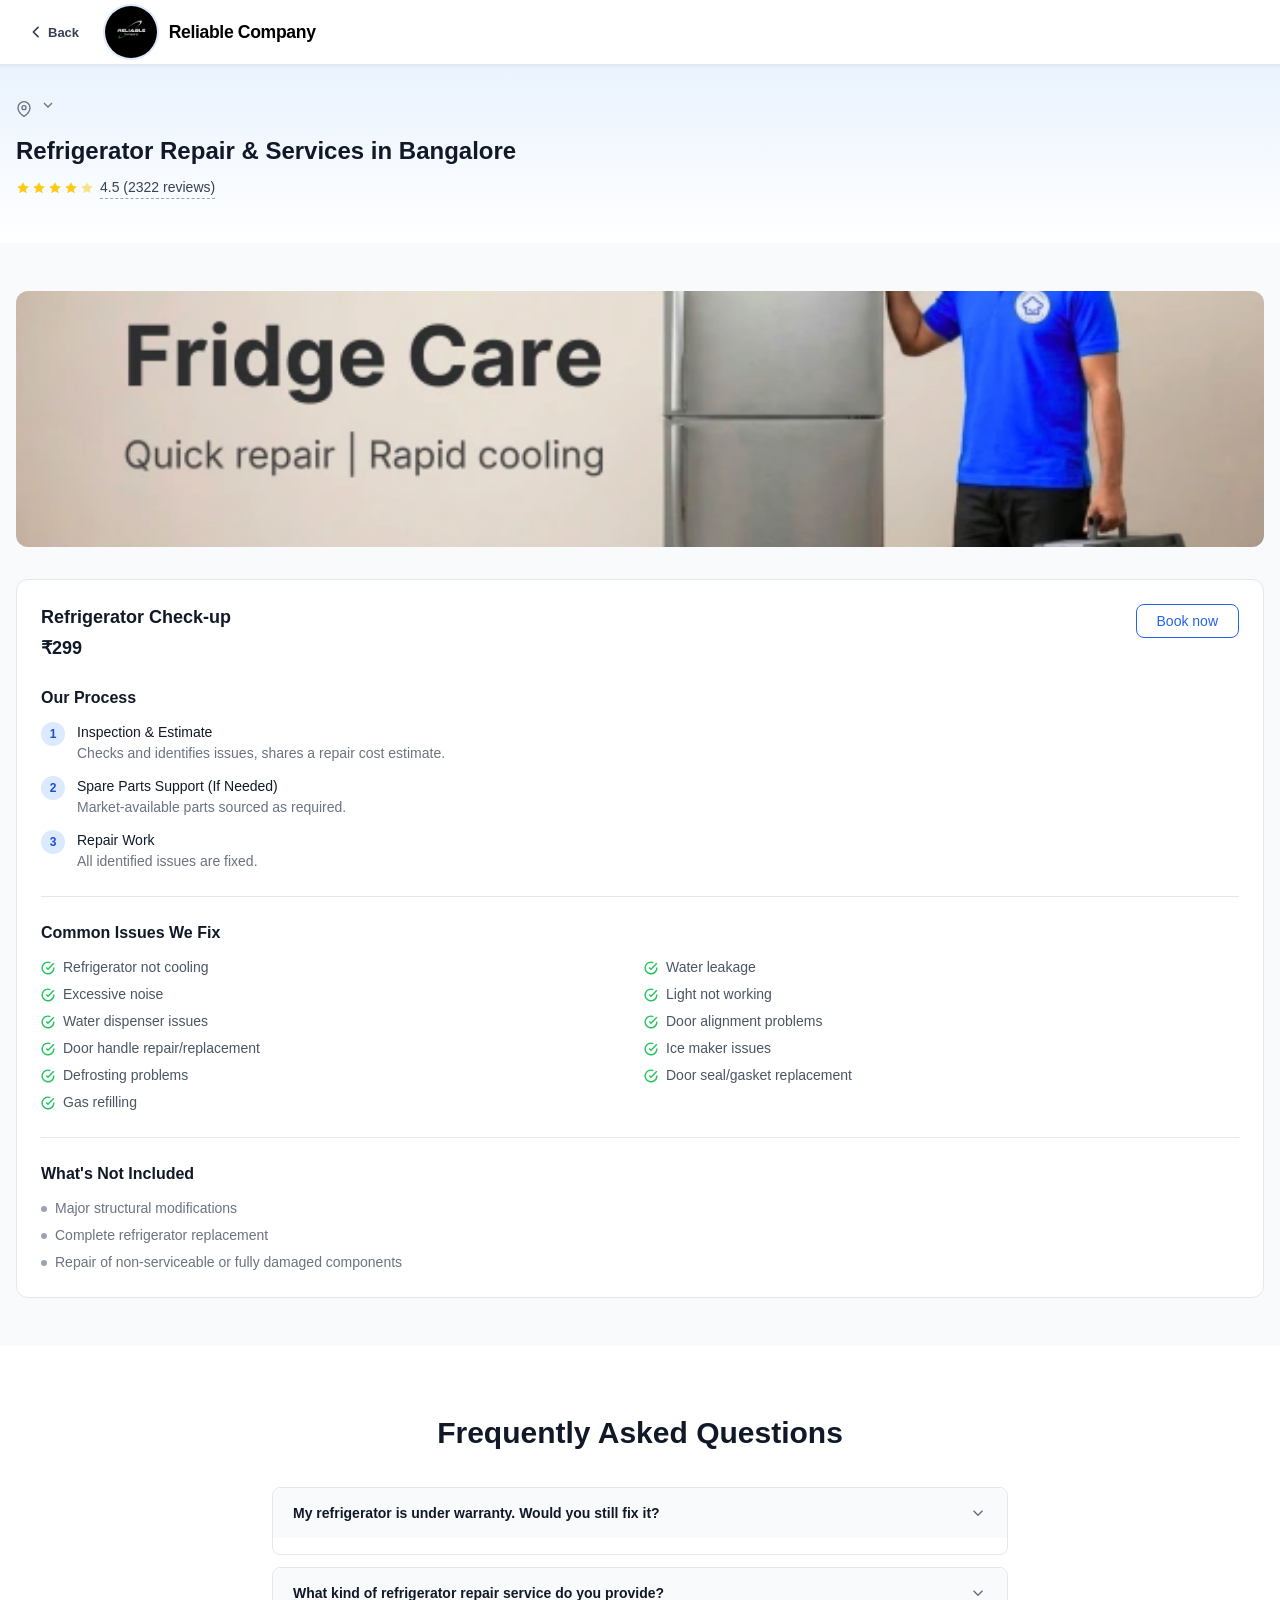
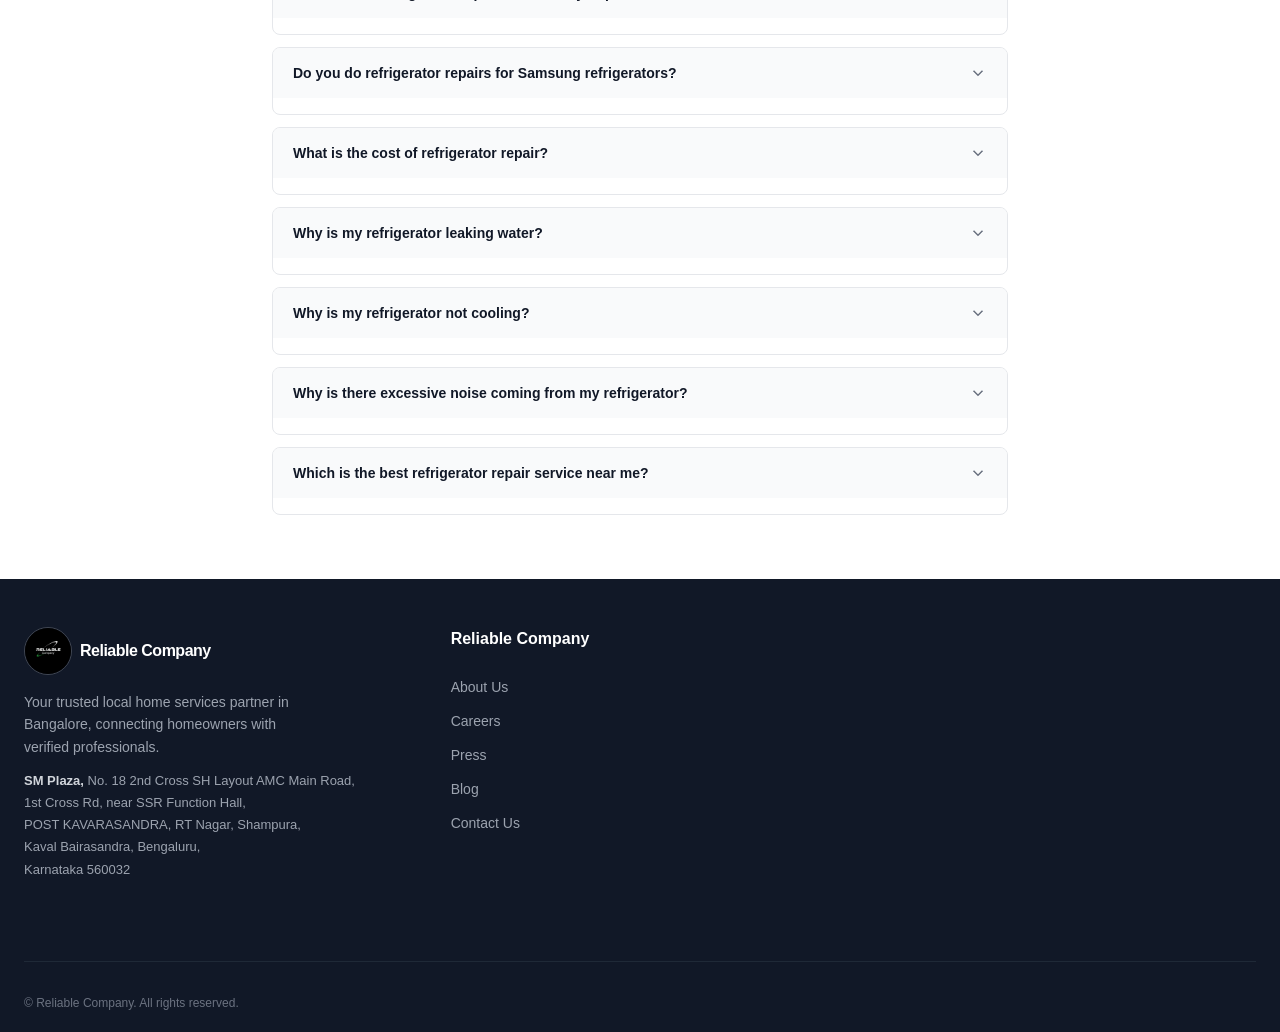
<file: refrigerator.html>
<!doctype html>
<html lang="en">
  <head>
    <meta charset="UTF-8" />
    <meta name="viewport" content="width=device-width, initial-scale=1.0" />
    <title>Refrigerator Repair & Services in Bangalore</title>
    <link rel="icon" type="image/png" href="./images/logo.png" />
    <link rel="stylesheet" href="style.css" />
    <link rel="stylesheet" href="refrigerator-styles.css" />
    <!-- Google tag (gtag.js) -->
    <script async src="https://www.googletagmanager.com/gtag/js?id=AW-18098541445"></script>
    <script>
      window.dataLayer = window.dataLayer || [];
      function gtag(){dataLayer.push(arguments);}
      gtag('js', new Date());

      gtag('config', 'AW-18098541445');
    </script>
  </head>

  <body>
    <!-- ══════════════════ HEADER ══════════════════ -->
    <header>
      <nav>
        <div style="display: flex; align-items: center; gap: 12px">
          <button
            onclick="history.back()"
            style="
              background: none;
              border: none;
              cursor: pointer;
              display: flex;
              align-items: center;
              gap: 4px;
              padding: 8px 12px;
              color: #374151;
              font-weight: 600;
              font-size: 13px;
              border-radius: 8px;
              transition: background 0.2s;
            "
            onmouseover="this.style.background = '#f3f4f6'"
            onmouseout="this.style.background = 'none'"
          >
            <svg
              xmlns="http://www.w3.org/2000/svg"
              fill="none"
              viewBox="0 0 24 24"
              stroke="currentColor"
              stroke-width="2.5"
              style="width: 16px; height: 16px"
            >
              <path
                stroke-linecap="round"
                stroke-linejoin="round"
                d="M15 19l-7-7 7-7"
              />
            </svg>
            Back
          </button>
          <a
            href="index.html"
            class="navbar-logo"
            style="display: flex; align-items: center"
          >
            <img
              src="./images/logo.png"
              alt="Reliable Company"
              class="logo-img"
            />
            <span class="logo-name">Reliable Company</span>
          </a>
        </div>
      </nav>
    </header>

    <!-- ══════════════════ HERO ══════════════════ -->
    <section class="hero">
      <div class="hero-inner">
        <!-- Location (desktop) -->
        <div class="location-row">
          <svg
            class="location-pin"
            width="16"
            height="16"
            fill="none"
            stroke="currentColor"
            stroke-width="2"
            viewBox="0 0 24 24"
          >
            <path d="M21 10c0 7-9 13-9 13s-9-6-9-13a9 9 0 0 1 18 0z" />
            <circle cx="12" cy="10" r="3" />
          </svg>
          <div>
            <div class="location-city"></div>
            <div class="location-addr">
              <svg
                width="16"
                height="16"
                fill="none"
                stroke="currentColor"
                stroke-width="2"
                viewBox="0 0 24 24"
              >
                <polyline points="6 9 12 15 18 9" />
              </svg>
            </div>
          </div>
        </div>

        <!-- Title -->
        <h1>Refrigerator Repair &amp; Services in Bangalore</h1>

        <!-- Rating -->
        <div class="rating-row">
          <div class="stars">
            <!-- 4 full stars -->
            <svg class="star full" viewBox="0 0 24 24">
              <polygon
                points="12 2 15.09 8.26 22 9.27 17 14.14 18.18 21.02 12 17.77 5.82 21.02 7 14.14 2 9.27 8.91 8.26 12 2"
              />
            </svg>
            <svg class="star full" viewBox="0 0 24 24">
              <polygon
                points="12 2 15.09 8.26 22 9.27 17 14.14 18.18 21.02 12 17.77 5.82 21.02 7 14.14 2 9.27 8.91 8.26 12 2"
              />
            </svg>
            <svg class="star full" viewBox="0 0 24 24">
              <polygon
                points="12 2 15.09 8.26 22 9.27 17 14.14 18.18 21.02 12 17.77 5.82 21.02 7 14.14 2 9.27 8.91 8.26 12 2"
              />
            </svg>
            <svg class="star full" viewBox="0 0 24 24">
              <polygon
                points="12 2 15.09 8.26 22 9.27 17 14.14 18.18 21.02 12 17.77 5.82 21.02 7 14.14 2 9.27 8.91 8.26 12 2"
              />
            </svg>
            <!-- half star -->
            <svg class="star half" viewBox="0 0 24 24">
              <polygon
                points="12 2 15.09 8.26 22 9.27 17 14.14 18.18 21.02 12 17.77 5.82 21.02 7 14.14 2 9.27 8.91 8.26 12 2"
              />
            </svg>
          </div>
          <span class="rating-link">4.5 (2322 reviews)</span>
        </div>
      </div>
    </section>

    <!-- ══════════════════ SERVICES ══════════════════ -->
    <section class="services-section">
      <div class="services-inner">
        <!-- Banner image -->
        <div class="banner">
          <img
            src="./images/fridge.webp"
            alt="Refrigerator repair service"
            loading="lazy"
          />
        </div>

        <!-- Cards (full width — sidebar removed) -->
        <div class="cards-grid" id="cards-grid">
          <!-- Card: Refrigerator Check-up -->
          <article class="service-card">
            <div class="card-header">
              <div>
                <div class="card-name">Refrigerator Check-up</div>
                <div class="card-price">₹299</div>
              </div>

              <button
                type="button"
                class="add-btn btn-whatsapp"
                data-service="Refrigerator Check-up"
              >
                Book now
              </button>
            </div>

            <div class="card-body">
              <!-- Process -->
              <div>
                <div class="section-title">Our Process</div>
                <ol class="process-list">
                  <li class="process-item">
                    <span class="step-num">1</span>
                    <div>
                      <div class="step-title">Inspection &amp; Estimate</div>
                      <div class="step-desc">
                        Checks and identifies issues, shares a repair cost
                        estimate.
                      </div>
                    </div>
                  </li>
                  <li class="process-item">
                    <span class="step-num">2</span>
                    <div>
                      <div class="step-title">
                        Spare Parts Support (If Needed)
                      </div>
                      <div class="step-desc">
                        Market-available parts sourced as required.
                      </div>
                    </div>
                  </li>
                  <li class="process-item">
                    <span class="step-num">3</span>
                    <div>
                      <div class="step-title">Repair Work</div>
                      <div class="step-desc">
                        All identified issues are fixed.
                      </div>
                    </div>
                  </li>
                </ol>
              </div>

              <hr class="divider" />

              <!-- Issues -->
              <div>
                <div class="section-title">Common Issues We Fix</div>
                <div class="issues-grid">
                  <div class="issue-item">
                    <svg
                      class="check-icon"
                      width="14"
                      height="14"
                      fill="none"
                      stroke="currentColor"
                      stroke-width="2.5"
                      viewBox="0 0 24 24"
                    >
                      <path d="M22 11.08V12a10 10 0 1 1-5.93-9.14" />
                      <polyline points="22 4 12 14.01 9 11.01" />
                    </svg>
                    Refrigerator not cooling
                  </div>
                  <div class="issue-item">
                    <svg
                      class="check-icon"
                      width="14"
                      height="14"
                      fill="none"
                      stroke="currentColor"
                      stroke-width="2.5"
                      viewBox="0 0 24 24"
                    >
                      <path d="M22 11.08V12a10 10 0 1 1-5.93-9.14" />
                      <polyline points="22 4 12 14.01 9 11.01" />
                    </svg>
                    Water leakage
                  </div>
                  <div class="issue-item">
                    <svg
                      class="check-icon"
                      width="14"
                      height="14"
                      fill="none"
                      stroke="currentColor"
                      stroke-width="2.5"
                      viewBox="0 0 24 24"
                    >
                      <path d="M22 11.08V12a10 10 0 1 1-5.93-9.14" />
                      <polyline points="22 4 12 14.01 9 11.01" />
                    </svg>
                    Excessive noise
                  </div>
                  <div class="issue-item">
                    <svg
                      class="check-icon"
                      width="14"
                      height="14"
                      fill="none"
                      stroke="currentColor"
                      stroke-width="2.5"
                      viewBox="0 0 24 24"
                    >
                      <path d="M22 11.08V12a10 10 0 1 1-5.93-9.14" />
                      <polyline points="22 4 12 14.01 9 11.01" />
                    </svg>
                    Light not working
                  </div>
                  <div class="issue-item">
                    <svg
                      class="check-icon"
                      width="14"
                      height="14"
                      fill="none"
                      stroke="currentColor"
                      stroke-width="2.5"
                      viewBox="0 0 24 24"
                    >
                      <path d="M22 11.08V12a10 10 0 1 1-5.93-9.14" />
                      <polyline points="22 4 12 14.01 9 11.01" />
                    </svg>
                    Water dispenser issues
                  </div>
                  <div class="issue-item">
                    <svg
                      class="check-icon"
                      width="14"
                      height="14"
                      fill="none"
                      stroke="currentColor"
                      stroke-width="2.5"
                      viewBox="0 0 24 24"
                    >
                      <path d="M22 11.08V12a10 10 0 1 1-5.93-9.14" />
                      <polyline points="22 4 12 14.01 9 11.01" />
                    </svg>
                    Door alignment problems
                  </div>
                  <div class="issue-item">
                    <svg
                      class="check-icon"
                      width="14"
                      height="14"
                      fill="none"
                      stroke="currentColor"
                      stroke-width="2.5"
                      viewBox="0 0 24 24"
                    >
                      <path d="M22 11.08V12a10 10 0 1 1-5.93-9.14" />
                      <polyline points="22 4 12 14.01 9 11.01" />
                    </svg>
                    Door handle repair/replacement
                  </div>
                  <div class="issue-item">
                    <svg
                      class="check-icon"
                      width="14"
                      height="14"
                      fill="none"
                      stroke="currentColor"
                      stroke-width="2.5"
                      viewBox="0 0 24 24"
                    >
                      <path d="M22 11.08V12a10 10 0 1 1-5.93-9.14" />
                      <polyline points="22 4 12 14.01 9 11.01" />
                    </svg>
                    Ice maker issues
                  </div>
                  <div class="issue-item">
                    <svg
                      class="check-icon"
                      width="14"
                      height="14"
                      fill="none"
                      stroke="currentColor"
                      stroke-width="2.5"
                      viewBox="0 0 24 24"
                    >
                      <path d="M22 11.08V12a10 10 0 1 1-5.93-9.14" />
                      <polyline points="22 4 12 14.01 9 11.01" />
                    </svg>
                    Defrosting problems
                  </div>
                  <div class="issue-item">
                    <svg
                      class="check-icon"
                      width="14"
                      height="14"
                      fill="none"
                      stroke="currentColor"
                      stroke-width="2.5"
                      viewBox="0 0 24 24"
                    >
                      <path d="M22 11.08V12a10 10 0 1 1-5.93-9.14" />
                      <polyline points="22 4 12 14.01 9 11.01" />
                    </svg>
                    Door seal/gasket replacement
                  </div>
                  <div class="issue-item">
                    <svg
                      class="check-icon"
                      width="14"
                      height="14"
                      fill="none"
                      stroke="currentColor"
                      stroke-width="2.5"
                      viewBox="0 0 24 24"
                    >
                      <path d="M22 11.08V12a10 10 0 1 1-5.93-9.14" />
                      <polyline points="22 4 12 14.01 9 11.01" />
                    </svg>
                    Gas refilling
                  </div>
                </div>
              </div>

              <hr class="divider" />

              <!-- Not included -->
              <div>
                <div class="section-title">What's Not Included</div>
                <div class="not-included">
                  <div class="ni-item">
                    <span class="dot"></span>Major structural modifications
                  </div>
                  <div class="ni-item">
                    <span class="dot"></span>Complete refrigerator replacement
                  </div>
                  <div class="ni-item">
                    <span class="dot"></span>Repair of non-serviceable or fully
                    damaged components
                  </div>
                </div>
              </div>
            </div>
          </article>
        </div>
        <!-- /cards-grid -->
      </div>
    </section>

    <!-- ══════════════════ FAQ ══════════════════ -->
    <section class="faq-section">
      <div class="faq-inner">
        <h2 class="faq-title">Frequently Asked Questions</h2>
        <div class="faq-list" id="faq-list">
          <div class="faq-item">
            <button class="faq-btn" onclick="toggleFAQ(this)">
              <span class="faq-question"
                >My refrigerator is under warranty. Would you still fix
                it?</span
              >
              <svg
                class="chevron"
                viewBox="0 0 24 24"
                fill="none"
                stroke="currentColor"
                stroke-width="2"
              >
                <polyline points="6 9 12 15 18 9" />
              </svg>
            </button>
            <div class="faq-answer">
              <p>
                We do undertake repair services for refrigerators under
                warranty. Please confirm that your refrigerator is under
                warranty before the service expert arrives.
              </p>
            </div>
          </div>

          <div class="faq-item">
            <button class="faq-btn" onclick="toggleFAQ(this)">
              <span class="faq-question"
                >What kind of refrigerator repair service do you provide?</span
              >
              <svg
                class="chevron"
                viewBox="0 0 24 24"
                fill="none"
                stroke="currentColor"
                stroke-width="2"
              >
                <polyline points="6 9 12 15 18 9" />
              </svg>
            </button>
            <div class="faq-answer">
              <p>
                Reliable services has certified technicians who offer repair and
                maintenance services for refrigerators of all brands, including
                Samsung, LG, Whirlpool, and Haier, in both residential and
                commercial settings. Our service experts are equipped to handle
                refrigerators of any size and provide a guaranteed solution.
              </p>
            </div>
          </div>

          <div class="faq-item">
            <button class="faq-btn" onclick="toggleFAQ(this)">
              <span class="faq-question"
                >Do you do refrigerator repairs for Samsung refrigerators?</span
              >
              <svg
                class="chevron"
                viewBox="0 0 24 24"
                fill="none"
                stroke="currentColor"
                stroke-width="2"
              >
                <polyline points="6 9 12 15 18 9" />
              </svg>
            </button>
            <div class="faq-answer">
              <p>
                Yes, Reliable does provide all kinds of repairs and services for
                refrigerators of all main manufacturers like Samsung, Onida,
                Whirlpool, LG, Godrej, Panasonic, and Bosch.
              </p>
            </div>
          </div>

          <div class="faq-item">
            <button class="faq-btn" onclick="toggleFAQ(this)">
              <span class="faq-question"
                >What is the cost of refrigerator repair?</span
              >
              <svg
                class="chevron"
                viewBox="0 0 24 24"
                fill="none"
                stroke="currentColor"
                stroke-width="2"
              >
                <polyline points="6 9 12 15 18 9" />
              </svg>
            </button>
            <div class="faq-answer">
              <p>
                After the professional identifies the issue with the
                refrigerator, they will provide you with the recommended service
                and a final quote. You have the option to either accept or
                decline the service. If you only opt for inspection, there will
                be a charge of Rs 149 for the inspection.
              </p>
            </div>
          </div>

          <div class="faq-item">
            <button class="faq-btn" onclick="toggleFAQ(this)">
              <span class="faq-question"
                >Why is my refrigerator leaking water?</span
              >
              <svg
                class="chevron"
                viewBox="0 0 24 24"
                fill="none"
                stroke="currentColor"
                stroke-width="2"
              >
                <polyline points="6 9 12 15 18 9" />
              </svg>
            </button>
            <div class="faq-answer">
              <p>
                A leaking refrigerator can be a cause for concern. Possible
                causes include: A clogged or frozen defrost drain, leaks in the
                water tank assembly, or a cracked or poorly fitted water inlet
                valve.
              </p>
            </div>
          </div>

          <div class="faq-item">
            <button class="faq-btn" onclick="toggleFAQ(this)">
              <span class="faq-question"
                >Why is my refrigerator not cooling?</span
              >
              <svg
                class="chevron"
                viewBox="0 0 24 24"
                fill="none"
                stroke="currentColor"
                stroke-width="2"
              >
                <polyline points="6 9 12 15 18 9" />
              </svg>
            </button>
            <div class="faq-answer">
              <p>
                If your refrigerator is not cooling, it may be due to: Issues
                with the condenser coils or the door, malfunction of the
                condenser fan motor, or malfunction of the evaporator fan motor.
              </p>
            </div>
          </div>

          <div class="faq-item">
            <button class="faq-btn" onclick="toggleFAQ(this)">
              <span class="faq-question"
                >Why is there excessive noise coming from my refrigerator?</span
              >
              <svg
                class="chevron"
                viewBox="0 0 24 24"
                fill="none"
                stroke="currentColor"
                stroke-width="2"
              >
                <polyline points="6 9 12 15 18 9" />
              </svg>
            </button>
            <div class="faq-answer">
              <p>
                Some refrigerators may start to make more noise if there is an
                issue. The following problems can cause excessive noise: The
                evaporator or condenser fan blade may be to blame, the
                evaporator fan motor fails, or a malfunctioning condenser fan
                motor.
              </p>
            </div>
          </div>

          <div class="faq-item">
            <button class="faq-btn" onclick="toggleFAQ(this)">
              <span class="faq-question"
                >Which is the best refrigerator repair service near me?</span
              >
              <svg
                class="chevron"
                viewBox="0 0 24 24"
                fill="none"
                stroke="currentColor"
                stroke-width="2"
              >
                <polyline points="6 9 12 15 18 9" />
              </svg>
            </button>
            <div class="faq-answer">
              <p>
                Reliable has an extensive database of the best refrigerator
                service in your area. Booking a service with us is easy and
                simple. All our technicians are certified, trained, and
                experienced. Apart from that, all of them undergo strict
                background checks to ensure the safety of you and your home.
              </p>
            </div>
          </div>
        </div>
      </div>
    </section>

    <!-- ===== FOOTER ===== -->
    <footer id="footer">
      <div class="container">
        <div class="footer-grid">
          <div class="footer-brand">
            <div class="footer-logo">
              <img
                src="./images/logo.png"
                alt="Reliable Company"
                class="footer-logo-img"
              />
              <span class="footer-logo-name">Reliable Company</span>
            </div>
            <p class="footer-desc">
              Your trusted local home services partner in Bangalore, connecting
              homeowners with verified professionals.
            </p>
            <p class="footer-address">
              <strong>SM Plaza,</strong> No. 18 2nd Cross SH Layout AMC Main
              Road,<br />
              1st Cross Rd, near SSR Function Hall,<br />
              POST KAVARASANDRA, RT Nagar, Shampura,<br />
              Kaval Bairasandra, Bengaluru,<br />
              Karnataka 560032
            </p>
          </div>

          <div class="footer-col">
            <h3 class="footer-col-title">Reliable Company</h3>
            <ul>
              <li><a href="#">About Us</a></li>
              <li><a href="#">Careers</a></li>
              <li><a href="#">Press</a></li>
              <li><a href="#">Blog</a></li>
              <li><a href="#">Contact Us</a></li>
            </ul>
          </div>
        </div>

        <div class="footer-bottom">
          <p class="footer-copy">
            &copy; <span id="year"></span> Reliable Company. All rights
            reserved.
          </p>
        </div>
      </div>
    </footer>



    <!-- ══════════════════ JAVASCRIPT ══════════════════ -->
    <script>
      document.addEventListener("click", (event) => {
        const whatsappBtn = event.target.closest(".btn-whatsapp");
        if (whatsappBtn) {
          event.preventDefault();
          const service = whatsappBtn.dataset.service || "service";
          const text = `Hi Reliable Company, I would like to book the service: ${service}.`;
          const url = `https://wa.me/917075532295?text=${encodeURIComponent(text)}`;
          window.open(url, "_blank");
        }
      });

      // ── FAQ accordion ──────────────────────────────
      function toggleFAQ(btn) {
        const answer = btn.nextElementSibling;
        const chevron = btn.querySelector(".chevron");
        const isOpen = answer.classList.contains("open");

        // Close all
        document
          .querySelectorAll(".faq-answer")
          .forEach((a) => a.classList.remove("open"));
        document
          .querySelectorAll(".chevron")
          .forEach((c) => c.classList.remove("open"));

        // Open clicked if it was closed
        if (!isOpen) {
          answer.classList.add("open");
          chevron.classList.add("open");
        }
      }

      // Fix footer brand col on md+ (span only applies on mobile in our grid)
      (function () {
        const brandCol = document.querySelector(".brand-col");
        function fixBrand() {
          if (window.innerWidth >= 768) {
            brandCol.style.gridColumn = "1";
          } else {
            brandCol.style.gridColumn = "span 2";
          }
        }
        fixBrand();
        window.addEventListener("resize", fixBrand);
      })();
    </script>
  </body>
</html>
</file>
<file: style.css>
*, *::before, *::after {
  box-sizing: border-box;
  margin: 0;
  padding: 0;
}
html {
  scroll-behavior: smooth;
}
body {
  font-family: "Inter", system-ui, sans-serif;
  background: #f9fafb;
  color: #111827;
  line-height: 1.5;
}
a {
  text-decoration: none;
  color: inherit;
}
ul {
  list-style: none;
}
button {
  cursor: pointer;
  border: none;
  background: none;
  font-family: inherit;
}
img {
  max-width: 100%;
  display: block;
}
details summary {
  list-style: none;
}
details summary::-webkit-details-marker {
  display: none;
}

/* ===== CSS VARIABLES ===== */
:root {
  --primary: #2563eb;
  --primary-dark: #1d4ed8;
  --primary-light: #dbeafe;
  --primary-50: #eff6ff;
  --green: #16a34a;
  --yellow: #fbbf24;
  --gray-50: #f9fafb;
  --gray-100: #f3f4f6;
  --gray-200: #e5e7eb;
  --gray-300: #d1d5db;
  --gray-400: #9ca3af;
  --gray-500: #6b7280;
  --gray-600: #4b5563;
  --gray-700: #374151;
  --gray-800: #1f2937;
  --gray-900: #111827;
  --radius: 1rem;
  --radius-sm: 0.5rem;
  --shadow: 0 1px 3px rgba(0, 0, 0, 0.08), 0 1px 2px rgba(0, 0, 0, 0.06);
  --shadow-md:
    0 4px 6px -1px rgba(0, 0, 0, 0.1), 0 2px 4px -1px rgba(0, 0, 0, 0.06);
}

/* ===== UTILITIES ===== */
.sr-only {
  position: absolute;
  width: 1px;
  height: 1px;
  padding: 0;
  margin: -1px;
  overflow: hidden;
  clip: rect(0, 0, 0, 0);
  white-space: nowrap;
  border: 0;
}
.container {
  max-width: 1280px;
  margin: 0 auto;
  padding: 0 1.5rem;
}
.flex {
  display: flex;
}
.flex-col {
  flex-direction: column;
}
.items-center {
  align-items: center;
}
.items-start {
  align-items: flex-start;
}
.gap-1 {
  gap: 0.25rem;
}
.gap-2 {
  gap: 0.5rem;
}
.gap-3 {
  gap: 0.75rem;
}
.gap-4 {
  gap: 1rem;
}
.gap-6 {
  gap: 1.5rem;
}
.flex-1 {
  flex: 1 1 0;
}
.flex-shrink-0 {
  flex-shrink: 0;
}
.w-full {
  width: 100%;
}
.text-xs {
  font-size: 0.75rem;
}
.text-sm {
  font-size: 0.875rem;
}
.text-base {
  font-size: 1rem;
}
.text-lg {
  font-size: 1.125rem;
}
.font-medium {
  font-weight: 500;
}
.font-semibold {
  font-weight: 600;
}
.font-bold {
  font-weight: 700;
}
.text-white {
  color: #fff;
}
.text-primary {
  color: var(--primary);
}
.text-gray-400 {
  color: var(--gray-400);
}
.text-gray-500 {
  color: var(--gray-500);
}
.text-gray-600 {
  color: var(--gray-600);
}
.text-gray-700 {
  color: var(--gray-700);
}
.text-gray-800 {
  color: var(--gray-800);
}
.text-gray-900 {
  color: var(--gray-900);
}
.bg-white {
  background: #fff;
}
.scrollbar-hide {
  -ms-overflow-style: none;
  scrollbar-width: none;
}
.scrollbar-hide::-webkit-scrollbar {
  display: none;
}
.overflow-x-auto {
  overflow-x: auto;
}
.overflow-hidden {
  overflow: hidden;
}
.rounded {
  border-radius: var(--radius-sm);
}
.rounded-lg {
  border-radius: 0.75rem;
}
.rounded-xl {
  border-radius: var(--radius);
}
.rounded-2xl {
  border-radius: 1.25rem;
}
.border {
  border: 1px solid var(--gray-200);
}
.border-b {
  border-bottom: 1px solid var(--gray-200);
}
.border-t {
  border-top: 1px solid var(--gray-200);
}
.shadow {
  box-shadow: var(--shadow);
}
.shadow-md {
  box-shadow: var(--shadow-md);
}
.transition {
  transition: all 0.15s ease;
}
.space-y-1 > * + * {
  margin-top: 0.25rem;
}
.space-y-2 > * + * {
  margin-top: 0.5rem;
}
.space-y-3 > * + * {
  margin-top: 0.75rem;
}
.space-y-4 > * + * {
  margin-top: 1rem;
}
.space-y-8 > * + * {
  margin-top: 2rem;
}
.divide-y > * + * {
  border-top: 1px solid var(--gray-100);
}

/* ===== NAVBAR ===== */
#navbar {
  position: sticky;
  top: 0;
  z-index: 50;
  background: #fff;
  border-bottom: 1px solid var(--gray-200);
  box-shadow: var(--shadow);
}
.navbar-inner {
  display: flex;
  align-items: center;
  justify-content: space-between;
  height: 64px;
  gap: 1rem;
}
.navbar-logo {
  display: flex;
  align-items: center;
  gap: 0.6rem;
  flex-shrink: 0;
}
.logo-icon {
  width: 36px;
  height: 36px;
  border-radius: 0.5rem;
  background: var(--primary);
  display: flex;
  align-items: center;
  justify-content: center;
  color: #fff;
  font-weight: 800;
  font-size: 1.1rem;
}
.logo-name {
  font-size: 1.1rem;
  font-weight: 800;
  color: black;
  letter-spacing: -0.02em;
}
.logo-img {
  width: 56px;
  height: 56px;
  border-radius: 50%;
  object-fit: cover;
  border: 2px solid var(--primary-light);
}
.footer-logo-img {
  width: 48px;
  height: 48px;
  border-radius: 50%;
  object-fit: cover;
  border: 1px solid rgba(255, 255, 255, 0.2);
}
.navbar-search {
  display: flex;
  flex: 1;
  max-width: 440px;
  gap: 0.5rem;
  align-items: center;
}
.search-wrap {
  position: relative;
  flex: 1;
}
.search-wrap input {
  width: 100%;
  padding: 0.5rem 0.75rem 0.5rem 2.25rem;
  border: 1px solid var(--gray-300);
  border-radius: 0.625rem;
  font-size: 0.875rem;
  outline: none;
  font-family: inherit;
  transition:
    border-color 0.15s,
    box-shadow 0.15s;
}
.search-wrap input:focus {
  border-color: var(--primary);
  box-shadow: 0 0 0 3px rgba(37, 99, 235, 0.1);
}
.search-icon {
  position: absolute;
  left: 0.65rem;
  top: 50%;
  transform: translateY(-50%);
  color: var(--gray-400);
  pointer-events: none;
}
.navbar-actions {
  display: flex;
  align-items: center;
  gap: 0.75rem;
}
.btn-ghost {
  padding: 0.4rem 0.875rem;
  font-size: 0.875rem;
  font-weight: 500;
  color: var(--gray-700);
  border-radius: 0.5rem;
  transition: color 0.15s;
}
.btn-ghost:hover {
  color: var(--primary);
}
.btn-primary {
  padding: 0.4rem 1rem;
  font-size: 0.875rem;
  font-weight: 600;
  color: #fff;
  background: var(--primary);
  border-radius: 0.5rem;
  transition: background 0.15s;
}
.btn-primary:hover {
  background: var(--primary-dark);
}

@media (max-width: 768px) {
  .navbar-search,
  .navbar-actions {
    display: none;
  }
  .navbar-inner {
    height: 56px;
  }
}

@media (max-width: 768px) {
  .navbar-logo img {
    height: 48px !important;
  }
  .navbar-inner {
    min-height: 72px;
  }
}

/* ===== HERO ===== */
#hero {
  background: #fff;
  border-bottom: 1px solid var(--gray-200);
}
.breadcrumb {
  padding: 1rem 0 0.5rem;
}
.breadcrumb ol {
  display: flex;
  flex-wrap: wrap;
  align-items: center;
  gap: 0.25rem;
  font-size: 0.75rem;
  color: var(--gray-500);
}
.breadcrumb a:hover {
  color: var(--primary);
}
.breadcrumb-sep {
  display: inline-block;
  color: var(--gray-400);
  font-size: 0.65rem;
}
.hero-banner {
  padding: 0.75rem 0;
}
.hero-img-wrap {
  position: relative;
  border-radius: 1.25rem;
  overflow: hidden;
  height: 180px;
  background: #1e40af;
}
.hero-img-wrap img {
  width: 100%;
  height: 100%;
  object-fit: cover;
}
.hero-overlay {
  position: absolute;
  inset: 0;
  background: linear-gradient(
    90deg,
    rgba(0, 0, 0, 0.65) 0%,
    rgba(0, 0, 0, 0.35) 50%,
    transparent 100%
  );
  display: flex;
  flex-direction: column;
  justify-content: flex-end;
  padding: 1.5rem 2rem;
}
.hero-title {
  color: #fff;
  font-weight: 800;
  font-size: 1.4rem;
  line-height: 1.25;
  text-shadow: 0 1px 4px rgba(0, 0, 0, 0.3);
}
.hero-rating {
  display: flex;
  align-items: center;
  gap: 0.5rem;
  margin-top: 0.4rem;
}
.stars {
  display: flex;
  gap: 2px;
}
.star-svg {
  width: 14px;
  height: 14px;
}
.star-filled {
  fill: var(--yellow);
  color: var(--yellow);
}
.star-empty {
  fill: #d1d5db;
  color: #d1d5db;
}
.rating-num {
  color: #fff;
  font-size: 0.875rem;
  font-weight: 600;
}
.rating-count {
  color: rgba(255, 255, 255, 0.75);
  font-size: 0.75rem;
}
.offer-scroll {
  padding: 0.75rem 0;
  display: flex;
  gap: 0.75rem;
  overflow-x: auto;
}
.offer-badge {
  flex-shrink: 0;
  border: 1px solid #bbf7d0;
  background: #f0fdf4;
  border-radius: var(--radius);
  padding: 0.625rem 1rem;
  min-width: 160px;
}
.offer-badge-title {
  color: #15803d;
  font-size: 0.75rem;
  font-weight: 600;
  line-height: 1.3;
}
.offer-badge-sub {
  color: var(--gray-500);
  font-size: 0.75rem;
  margin-top: 0.2rem;
}
.cat-tabs {
  padding: 0.75rem 0 1rem;
  display: flex;
  gap: 0.75rem;
  overflow-x: auto;
}
.cat-tab {
  flex-shrink: 0;
  display: flex;
  flex-direction: column;
  align-items: center;
  gap: 0.5rem;
  border-radius: var(--radius);
  border: 2px solid var(--gray-200);
  background: #fff;
  padding: 0.75rem;
  width: 7rem;
  cursor: pointer;
  transition: all 0.15s;
}
.cat-tab:hover {
  border-color: #93c5fd;
}
.cat-tab.active {
  border-color: var(--primary);
  background: var(--primary-50);
}
.cat-tab img {
  width: 56px;
  height: 56px;
  object-fit: cover;
  border-radius: 0.5rem;
  background: var(--gray-100);
}
.cat-tab-label {
  font-size: 0.75rem;
  font-weight: 500;
  text-align: center;
  color: var(--gray-700);
  line-height: 1.3;
}
.cat-tab.active .cat-tab-label {
  color: var(--primary);
}

@media (min-width: 768px) {
  .hero-img-wrap {
    height: 240px;
  }
  .hero-title {
    font-size: 1.875rem;
  }
}

/* ===== MAIN LAYOUT ===== */
#main {
  flex: 1;
}
.main-layout {
  display: flex;
  gap: 1.5rem;
  align-items: flex-start;
  padding: 1.5rem 0 3rem;
}
.main-content {
  flex: 1;
  min-width: 0;
}
.sidebar-wrap {
  display: none;
  width: 320px;
  flex-shrink: 0;
  position: sticky;
  top: 80px;
}
@media (min-width: 1024px) {
  .sidebar-wrap {
    display: block;
  }
}

/* ===== SECTION CARD ===== */
.section-card {
  background: #fff;
  border: 1px solid var(--gray-200);
  border-radius: 1.25rem;
  overflow: hidden;
}
.section-header {
  padding: 1rem 1.25rem;
  border-bottom: 1px solid var(--gray-100);
}
.section-title {
  font-size: 1.125rem;
  font-weight: 700;
  color: var(--gray-900);
}

/* ===== PACKAGE CARDS ===== */
.packages-section h2 {
  font-size: 1.125rem;
  font-weight: 700;
  margin-bottom: 1rem;
}
.pkg-card {
  background: #fff;
  border: 1px solid var(--gray-200);
  border-radius: 1.25rem;
  overflow: hidden;
  transition: box-shadow 0.15s;
}
.pkg-card:hover {
  box-shadow: var(--shadow-md);
}
.pkg-card-top {
  display: flex;
  gap: 1rem;
  padding: 1rem;
}
.pkg-img {
  width: 96px;
  height: 96px;
  object-fit: cover;
  border-radius: 0.75rem;
  flex-shrink: 0;
  background: var(--gray-100);
}
.pkg-info {
  flex: 1;
  min-width: 0;
}
.pkg-name {
  font-weight: 600;
  font-size: 0.9375rem;
  color: var(--gray-900);
  line-height: 1.3;
}
.pkg-meta {
  display: flex;
  align-items: center;
  gap: 0.4rem;
  margin-top: 0.4rem;
}
.pkg-rating {
  font-size: 0.75rem;
  font-weight: 500;
  color: var(--gray-700);
}
.pkg-rcount {
  font-size: 0.75rem;
  color: var(--gray-400);
}
.pkg-time {
  font-size: 0.75rem;
  color: var(--gray-500);
  display: flex;
  align-items: center;
  gap: 0.25rem;
  margin-top: 0.25rem;
}
.pkg-bottom-row {
  display: flex;
  align-items: center;
  justify-content: space-between;
  margin-top: 0.75rem;
}
.pkg-price {
  font-size: 1rem;
  font-weight: 700;
  color: var(--gray-900);
}
.btn-add {
  display: flex;
  align-items: center;
  gap: 0.25rem;
  padding: 0.35rem 1rem;
  border-radius: 0.5rem;
  font-size: 0.875rem;
  font-weight: 600;
  border: 2px solid var(--primary);
  color: var(--primary);
  transition: all 0.15s;
}
.btn-add:hover {
  background: var(--primary-50);
}
.btn-add.added {
  background: var(--primary);
  color: #fff;
  border-color: var(--primary);
}
.btn-add.added:hover {
  background: var(--primary-dark);
}
.pkg-includes {
  border-top: 1px solid var(--gray-100);
  padding: 0.75rem 1rem;
  background: var(--gray-50);
}
.pkg-includes p {
  font-size: 0.75rem;
  font-weight: 600;
  color: var(--gray-600);
  margin-bottom: 0.4rem;
}
.pkg-includes li {
  display: flex;
  align-items: flex-start;
  gap: 0.4rem;
  font-size: 0.75rem;
  color: var(--gray-600);
  line-height: 1.4;
}
.pkg-includes li + li {
  margin-top: 0.25rem;
}
.check-icon {
  color: #22c55e;
  flex-shrink: 0;
  margin-top: 1px;
}
@media (min-width: 768px) {
  .pkg-img {
    width: 112px;
    height: 112px;
  }
}

/* ===== REVIEWS ===== */
.rating-summary {
  display: flex;
  flex-direction: column;
  gap: 1.5rem;
  padding: 1.25rem;
  border-bottom: 1px solid var(--gray-100);
}
.rating-big {
  font-size: 3rem;
  font-weight: 800;
  color: var(--gray-900);
  line-height: 1;
}
.rating-count-label {
  font-size: 0.75rem;
  color: var(--gray-500);
  margin-top: 0.25rem;
}
.rating-bars {
  display: flex;
  flex-direction: column;
  gap: 0.4rem;
  flex: 1;
}
.rating-bar-row {
  display: flex;
  align-items: center;
  gap: 0.5rem;
}
.rating-bar-track {
  flex: 1;
  height: 8px;
  background: var(--gray-100);
  border-radius: 999px;
  overflow: hidden;
}
.rating-bar-fill {
  height: 100%;
  background: var(--yellow);
  border-radius: 999px;
}
.rating-pct {
  font-size: 0.75rem;
  color: var(--gray-500);
  width: 2rem;
  text-align: right;
}
@media (min-width: 640px) {
  .rating-summary {
    flex-direction: row;
    align-items: center;
  }
}
.reviews-grid {
  display: grid;
  grid-template-columns: 1fr;
  gap: 1rem;
  padding: 1.25rem;
}
@media (min-width: 768px) {
  .reviews-grid {
    grid-template-columns: 1fr 1fr;
  }
}
.review-card {
  background: #fff;
  border: 1px solid var(--gray-200);
  border-radius: 1.125rem;
  padding: 1rem;
}
.review-head {
  display: flex;
  justify-content: space-between;
  margin-bottom: 0.5rem;
}
.review-name {
  font-weight: 600;
  font-size: 0.875rem;
  color: var(--gray-900);
}
.review-loc {
  font-size: 0.75rem;
  color: var(--gray-500);
}
.review-date {
  font-size: 0.75rem;
  color: var(--gray-400);
}
.review-text {
  font-size: 0.875rem;
  color: var(--gray-600);
  line-height: 1.6;
  margin-top: 0.4rem;
}

/* ===== FAQ ===== */
.faq-item summary {
  display: flex;
  align-items: center;
  justify-content: space-between;
  gap: 1rem;
  padding: 1rem 1.25rem;
  cursor: pointer;
  background: #fff;
  transition: background 0.1s;
}
.faq-item summary:hover {
  background: var(--gray-50);
}
.faq-q {
  font-size: 0.875rem;
  font-weight: 500;
  color: var(--gray-800);
  flex: 1;
}
.faq-toggle {
  color: var(--gray-400);
  font-size: 1.25rem;
  line-height: 1;
  flex-shrink: 0;
  transition: transform 0.2s;
}
.faq-item[open] .faq-toggle {
  transform: rotate(45deg);
}
.faq-answer {
  padding: 0 1.25rem 1rem;
  font-size: 0.875rem;
  color: var(--gray-600);
  line-height: 1.7;
}

/* ===== QUICK LINKS ===== */
.quick-links-section h2 {
  font-size: 1.125rem;
  font-weight: 700;
  margin-bottom: 0.75rem;
}
.ql-group {
  border: 1px solid var(--gray-200);
  border-radius: var(--radius);
  overflow: hidden;
}
.ql-group summary {
  display: flex;
  align-items: center;
  justify-content: space-between;
  padding: 0.875rem 1rem;
  cursor: pointer;
  background: #fff;
  transition: background 0.1s;
}
.ql-group summary:hover {
  background: var(--gray-50);
}
.ql-title {
  font-size: 0.875rem;
  font-weight: 600;
  color: var(--gray-800);
}
.ql-toggle {
  color: var(--gray-400);
  font-size: 1.25rem;
  line-height: 1;
  transition: transform 0.2s;
}
.ql-group[open] .ql-toggle {
  transform: rotate(45deg);
}
.ql-body {
  padding: 0.75rem 1rem;
  background: var(--gray-50);
  border-top: 1px solid var(--gray-200);
  display: flex;
  flex-wrap: wrap;
  gap: 0.5rem;
}
.ql-link {
  font-size: 0.75rem;
  color: var(--primary);
  transition: color 0.1s;
}
.ql-link:hover {
  color: var(--primary-dark);
  text-decoration: underline;
}

/* ===== SIDEBAR ===== */
.sidebar {
  display: flex;
  flex-direction: column;
  gap: 1rem;
}
.sidebar-card {
  background: #fff;
  border: 1px solid var(--gray-200);
  border-radius: 1.25rem;
  overflow: hidden;
}
.sidebar-header {
  display: flex;
  align-items: center;
  gap: 0.5rem;
  padding: 0.75rem 1rem;
  border-bottom: 1px solid var(--gray-100);
}
.sidebar-header-title {
  font-size: 0.875rem;
  font-weight: 600;
  color: var(--gray-900);
}
.cart-empty {
  display: flex;
  flex-direction: column;
  align-items: center;
  padding: 2rem 1rem;
  text-align: center;
}
.cart-empty p {
  font-size: 0.875rem;
  color: var(--gray-500);
}
.cart-empty small {
  font-size: 0.75rem;
  color: var(--gray-400);
  margin-top: 0.2rem;
}
.cart-items {
  padding: 0.75rem 1rem;
  display: flex;
  flex-direction: column;
  gap: 0.75rem;
}
.cart-item {
  display: flex;
  align-items: flex-start;
  justify-content: space-between;
  gap: 0.5rem;
}
.cart-item-name {
  font-size: 0.75rem;
  font-weight: 500;
  color: var(--gray-800);
  line-height: 1.4;
}
.cart-item-price {
  font-size: 0.75rem;
  font-weight: 600;
  color: var(--primary);
  margin-top: 0.2rem;
}
.cart-remove {
  color: var(--gray-400);
  flex-shrink: 0;
  transition: color 0.1s;
  background: none;
  border: none;
  cursor: pointer;
  padding: 0;
  margin-top: 1px;
}
.cart-remove:hover {
  color: #ef4444;
}
.cart-total {
  display: flex;
  justify-content: space-between;
  align-items: center;
  border-top: 1px solid var(--gray-100);
  padding-top: 0.75rem;
}
.cart-total-label {
  font-size: 0.875rem;
  font-weight: 600;
  color: var(--gray-800);
}
.cart-total-amount {
  font-size: 0.875rem;
  font-weight: 700;
  color: var(--primary);
}
.btn-book {
  width: 100%;
  background: var(--primary);
  color: #fff;
  font-size: 0.875rem;
  font-weight: 600;
  padding: 0.625rem;
  border-radius: 0.75rem;
  margin-top: 0.75rem;
  transition: background 0.15s;
}
.btn-book:hover {
  background: var(--primary-dark);
}
.why-item {
  display: flex;
  align-items: flex-start;
  gap: 0.75rem;
  padding: 0.75rem 1rem;
}
.why-icon-wrap {
  width: 32px;
  height: 32px;
  border-radius: 0.5rem;
  background: var(--primary-50);
  display: flex;
  align-items: center;
  justify-content: center;
  flex-shrink: 0;
}
.why-title {
  font-size: 0.75rem;
  font-weight: 600;
  color: var(--gray-800);
}
.why-desc {
  font-size: 0.75rem;
  color: var(--gray-500);
  margin-top: 0.15rem;
  line-height: 1.5;
}
.promo-item {
  display: flex;
  align-items: center;
  gap: 0.75rem;
  padding: 0.75rem 1rem;
}
.promo-logo {
  width: 32px;
  height: 32px;
  border-radius: 0.5rem;
  display: flex;
  align-items: center;
  justify-content: center;
  font-size: 0.6875rem;
  font-weight: 700;
  flex-shrink: 0;
}
.promo-logo.amazon {
  background: #fef3c7;
  border: 1px solid #fde68a;
  color: #92400e;
}
.promo-logo.cred {
  background: #ede9fe;
  border: 1px solid #ddd6fe;
  color: #5b21b6;
}
.promo-text {
  font-size: 0.75rem;
  font-weight: 500;
  color: var(--gray-700);
}

/* ===== FOOTER ===== */
#footer {
  background: var(--gray-900);
  color: var(--gray-300);
}
.footer-grid {
  display: grid;
  grid-template-columns: 1fr 1fr;
  gap: 2rem;
  padding: 3rem 0 2rem;
}
@media (min-width: 768px) {
  .footer-grid {
    grid-template-columns: 2fr 1fr 1fr 1fr;
  }
}
.footer-brand {
  grid-column: 1 / -1;
}
@media (min-width: 768px) {
  .footer-brand {
    grid-column: 1;
  }
}
.footer-logo {
  display: flex;
  align-items: center;
  gap: 0.5rem;
  margin-bottom: 1rem;
}
.footer-logo-icon {
  width: 32px;
  height: 32px;
  border-radius: 0.4rem;
  background: var(--primary);
  display: flex;
  align-items: center;
  justify-content: center;
  color: #fff;
  font-weight: 800;
  font-size: 1rem;
}
.footer-logo-name {
  font-size: 1rem;
  font-weight: 700;
  color: #fff;
}
.footer-desc {
  font-size: 0.875rem;
  color: var(--gray-400);
  line-height: 1.6;
  max-width: 280px;
}
.footer-address {
  font-size: 0.8125rem;
  color: var(--gray-400);
  line-height: 1.7;
  margin-top: 0.75rem;
}
.footer-address strong {
  color: var(--gray-300);
}
.footer-col-title {
  font-size: 0.875rem;
  font-weight: 600;
  color: #fff;
  margin-bottom: 1rem;
}
.footer-col ul {
  display: flex;
  flex-direction: column;
  gap: 0.625rem;
}
.footer-col a {
  font-size: 0.875rem;
  color: var(--gray-400);
  transition: color 0.1s;
}
.footer-col a:hover {
  color: #fff;
}
.social-icons {
  display: flex;
  flex-wrap: wrap;
  gap: 0.625rem;
  margin-top: 0.25rem;
}
.social-icon {
  width: 36px;
  height: 36px;
  border-radius: 0.5rem;
  background: var(--gray-800);
  display: flex;
  align-items: center;
  justify-content: center;
  transition: background 0.1s;
}
.social-icon:hover {
  background: var(--gray-700);
}
.social-icon svg {
  width: 16px;
  height: 16px;
  color: var(--gray-300);
}
.footer-bottom {
  border-top: 1px solid var(--gray-800);
  padding: 1.25rem 0;
  display: flex;
  flex-direction: column;
  gap: 0.75rem;
  align-items: center;
}
@media (min-width: 640px) {
  .footer-bottom {
    flex-direction: row;
    justify-content: space-between;
  }
}
.footer-copy {
  font-size: 0.75rem;
  color: var(--gray-500);
}
.footer-links {
  display: flex;
  gap: 1rem;
}
.footer-links a {
  font-size: 0.75rem;
  color: var(--gray-500);
  transition: color 0.1s;
}
.footer-links a:hover {
  color: var(--gray-300);
}

/* ===== ICON HELPER ===== */
.icon {
  display: inline-block;
  vertical-align: middle;
}

/* ===== BOOKING MODAL ===== */
.booking-modal {
  position: fixed;
  inset: 0;
  z-index: 9999;
  display: none;
  align-items: center;
  justify-content: center;
  padding: 1rem;
  backdrop-filter: blur(2px);
}
.booking-modal.visible {
  display: flex;
}
.booking-backdrop {
  position: absolute;
  inset: 0;
  background: rgba(15, 23, 42, 0.65);
}
.booking-panel {
  position: relative;
  width: min(100%, 360px);
  max-width: 360px;
  max-height: 90vh;
  background: #fff;
  border-radius: 1.5rem;
  box-shadow: 0 24px 80px rgba(15, 23, 42, 0.18);
  overflow-y: auto;
  transform: translateY(24px);
  opacity: 0;
  transition: transform 0.25s ease, opacity 0.25s ease;
}
.booking-modal.visible .booking-panel {
  transform: translateY(0);
  opacity: 1;
}
.booking-header {
  display: flex;
  align-items: flex-start;
  justify-content: space-between;
  gap: 1rem;
  padding: 1.25rem 1.25rem 0.75rem;
}
.booking-pretitle {
  margin: 0;
  font-size: 0.75rem;
  letter-spacing: 0.14em;
  text-transform: uppercase;
  color: var(--gray-500);
}
.booking-panel h2 {
  margin: 0.25rem 0 0;
  font-size: 1.25rem;
  color: var(--gray-900);
}
.booking-subtitle {
  margin: 0.35rem 0 0;
  color: var(--gray-500);
  font-size: 0.9rem;
  line-height: 1.4;
}
.booking-close {
  width: 38px;
  height: 38px;
  border-radius: 999px;
  border: none;
  background: #f3f4f6;
  color: var(--gray-600);
  font-size: 1.25rem;
  display: inline-flex;
  align-items: center;
  justify-content: center;
  cursor: pointer;
  transition: background 0.15s, color 0.15s;
}
.booking-close:hover {
  background: #e5e7eb;
  color: var(--gray-800);
}
.booking-card {
  padding: 1rem 1.25rem 1.5rem;
  display: flex;
  flex-direction: column;
  gap: 1rem;
}
.booking-option-row {
  display: grid;
  grid-template-columns: repeat(2, minmax(0, 1fr));
  gap: 0.75rem;
}
.booking-option {
  display: flex;
  flex-direction: column;
  align-items: flex-start;
  gap: 0.25rem;
  padding: 0.95rem 1rem;
  border-radius: 1rem;
  border: 1px solid var(--gray-200);
  background: #fff;
  cursor: pointer;
  transition: border-color 0.15s, box-shadow 0.15s;
}
.booking-option strong {
  font-size: 0.95rem;
  color: var(--gray-900);
}
.booking-option span {
  font-size: 0.82rem;
  color: var(--gray-500);
  line-height: 1.4;
}
.booking-option.active {
  border-color: var(--primary);
  box-shadow: 0 0 0 1px rgba(37, 99, 235, 0.12);
}
.booking-option.active span {
  color: var(--primary);
}
.booking-section {
  display: flex;
  flex-direction: column;
  gap: 0.55rem;
}
.booking-label {
  margin: 0;
  font-size: 0.875rem;
  font-weight: 600;
  color: var(--gray-700);
}
.booking-pill-group {
  display: grid;
  grid-template-columns: repeat(auto-fit, minmax(90px, 1fr));
  gap: 0.6rem;
}
.booking-pill {
  padding: 0.75rem 0.9rem;
  border-radius: 0.9rem;
  border: 1px solid var(--gray-200);
  background: #f8fafc;
  color: var(--gray-700);
  font-size: 0.88rem;
  min-width: 0;
  width: 100%;
  text-align: center;
  cursor: pointer;
  transition: border-color 0.15s, background 0.15s, color 0.15s;
}
.booking-pill.active {
  border-color: var(--primary);
  background: var(--primary);
  color: #fff;
}
.booking-textarea {
  width: 100%;
  min-height: 90px;
  border: 1px solid var(--gray-200);
  border-radius: 1rem;
  padding: 1rem;
  font-size: 0.95rem;
  color: var(--gray-800);
  background: #fff;
  resize: vertical;
}
.booking-textarea:focus {
  outline: none;
  border-color: var(--primary);
  box-shadow: 0 0 0 3px rgba(37, 99, 235, 0.12);
}
.btn-whatsapp-action {
  width: 100%;
  padding: 0.95rem 1rem;
  border-radius: 1rem;
  border: none;
  background: #25d366;
  color: #fff;
  font-size: 1rem;
  font-weight: 700;
  cursor: pointer;
  transition: background 0.15s;
}
.btn-whatsapp-action:hover {
  background: #1ebe58;
}
@media (max-width: 640px) {
  .booking-panel {
    width: 100%;
    max-width: 100%;
    border-radius: 1.25rem;
    margin: 0 0.5rem;
  }
  .booking-option-row {
    grid-template-columns: 1fr;
  }
  .booking-pill {
    min-width: 0;
    flex: 1;
  }
  .booking-card {
    padding: 1rem;
  }
}

/* ===== SUB-PAGE HEADER LOGO ===== */
.header-logo {
  height: 56px;
  width: auto;
  object-fit: contain;
  display: block;
}
@media (max-width: 768px) {
  .header-logo { height: 44px; }
}
</file>
<file: refrigerator-styles.css>
/* ── Reset & Base ─────────────────────────────────────────── */
*,
*::before,
*::after {
  box-sizing: border-box;
  margin: 0;
  padding: 0;
}

html {
  scroll-behavior: smooth;
  -webkit-font-smoothing: antialiased;
}

body {
  font-family:
    -apple-system, BlinkMacSystemFont, "Segoe UI", Roboto, Oxygen, Ubuntu,
    Cantarell, sans-serif;
  color: #111827;
  background: #fff;
  min-height: 100vh;
}

a {
  text-decoration: none;
  color: inherit;
}

button {
  cursor: pointer;
  font-family: inherit;
}

img {
  max-width: 100%;
  display: block;
}

/* ── Utilities ────────────────────────────────────────────── */
.max-w-7xl {
  max-width: 80rem;
  margin-left: auto;
  margin-right: auto;
}

.px-4 {
  padding-left: 1rem;
  padding-right: 1rem;
}

/* ── HEADER ───────────────────────────────────────────────── */
header {
  position: sticky;
  top: 0;
  z-index: 50;
  background: #fff;
  border-bottom: 1px solid #e5e7eb;
  box-shadow: 0 1px 3px rgba(0, 0, 0, 0.06);
}

nav {
  max-width: 80rem;
  margin: 0 auto;
  padding: 0 1rem;
  display: flex;
  align-items: center;
  justify-content: space-between;
  height: 4rem;
}

.logo {
  display: inline-flex;
  align-items: center;
}

.join-btn {
  padding: 0.5rem 1.25rem;
  font-size: 0.875rem;
  font-weight: 500;
  color: #2563eb;
  border: 1px solid #2563eb;
  border-radius: 9999px;
  background: transparent;
  transition: background 0.15s;
}

.join-btn:hover {
  background: #eff6ff;
}

/* ── HERO ─────────────────────────────────────────────────── */
.hero {
  background: linear-gradient(to bottom, rgba(219, 234, 254, 0.6), #fff);
  padding: 1.5rem 0 1rem;
}

@media (min-width: 1024px) {
  .hero {
    padding: 2rem 0 1.5rem;
  }
}

.hero-inner {
  max-width: 80rem;
  margin: 0 auto;
  padding: 0 1rem;
}

/* Mobile back/star bar */
.hero-mobile-bar {
  display: flex;
  align-items: center;
  justify-content: space-between;
  margin-bottom: 1rem;
}

@media (min-width: 768px) {
  .hero-mobile-bar {
    display: none;
  }
}

.icon-btn {
  padding: 0.5rem;
  border-radius: 9999px;
  border: 1px solid #e5e7eb;
  background: none;
  display: flex;
  align-items: center;
  justify-content: center;
  color: #374151;
  transition: background 0.15s;
}

.icon-btn:hover {
  background: #f3f4f6;
}

.icon-btn.bg {
  background: #f9fafb;
}

/* Location */
.location-row {
  display: none;
  align-items: flex-start;
  gap: 0.5rem;
  margin-bottom: 1rem;
}

@media (min-width: 768px) {
  .location-row {
    display: flex;
  }
}

.location-pin {
  color: #6b7280;
  margin-top: 0.25rem;
  flex-shrink: 0;
}

.location-city {
  font-size: 0.875rem;
  font-weight: 600;
  color: #374151;
}

.location-addr {
  font-size: 0.875rem;
  color: #6b7280;
  display: flex;
  align-items: center;
  gap: 0.25rem;
}

/* Title */
.hero h1 {
  font-size: 1.25rem;
  font-weight: 600;
  color: #111827;
  margin-bottom: 0.5rem;
}

@media (min-width: 1024px) {
  .hero h1 {
    font-size: 1.5rem;
  }
}

/* Rating */
.rating-row {
  display: flex;
  align-items: center;
  gap: 0.375rem;
  margin-bottom: 1.25rem;
}

.stars {
  display: flex;
  gap: 0.125rem;
}

.star {
  width: 14px;
  height: 14px;
}

.star.full {
  color: #facc15;
  fill: #facc15;
}

.star.half {
  color: #facc15;
  fill: rgba(250, 204, 21, 0.5);
}

.star.empty {
  color: #d1d5db;
}

.rating-link {
  font-size: 0.875rem;
  font-weight: 500;
  color: #374151;
  border-bottom: 1px dashed #9ca3af;
  cursor: pointer;
  transition: color 0.15s;
}

.rating-link:hover {
  color: #2563eb;
}

/* ── SERVICES SECTION ─────────────────────────────────────── */
.services-section {
  padding: 2rem 0 3rem;
  background: #f9fafb;
}

@media (min-width: 1024px) {
  .services-section {
    padding: 3rem 0;
  }
}

.services-inner {
  max-width: 80rem;
  margin: 0 auto;
  padding: 0 1rem;
}

/* Banner */
.banner {
  margin-bottom: 2rem;
  border-radius: 0.75rem;
  overflow: hidden;
}

.banner img {
  width: 100%;
  height: 12rem;
  object-fit: cover;
}

@media (min-width: 640px) {
  .banner img {
    height: 14rem;
  }
}

@media (min-width: 1024px) {
  .banner img {
    height: 16rem;
  }
}

/* Service cards — full width (no sidebar) */
.cards-grid {
  display: flex;
  flex-direction: column;
  gap: 1.5rem;
}

/* Card */
.service-card {
  background: #fff;
  border: 1px solid #e5e7eb;
  border-radius: 0.75rem;
  padding: 1.25rem;
  transition: box-shadow 0.3s;
}

@media (min-width: 1024px) {
  .service-card {
    padding: 1.5rem;
  }
}

.service-card:hover {
  box-shadow: 0 10px 25px rgba(0, 0, 0, 0.08);
}

.card-header {
  display: flex;
  align-items: flex-start;
  justify-content: space-between;
  gap: 1rem;
  margin-bottom: 1.5rem;
}

.card-name {
  font-size: 1.125rem;
  font-weight: 600;
  color: #111827;
}

.card-price {
  font-size: 1.125rem;
  font-weight: 700;
  color: #111827;
  margin-top: 0.25rem;
}

.add-btn {
  flex-shrink: 0;
  padding: 0.5rem 1.25rem;
  border-radius: 0.5rem;
  border: 1px solid #2563eb;
  background: #fff;
  color: #2563eb;
  font-size: 0.875rem;
  font-weight: 500;
  transition:
    background 0.2s,
    transform 0.1s;
}

.add-btn:hover {
  background: #eff6ff;
}

.add-btn:active {
  transform: scale(0.97);
}

.add-btn.added {
  background: #f0fdf4;
  border-color: #22c55e;
  color: #16a34a;
}

/* Card body sections */
.card-body {
  display: flex;
  flex-direction: column;
  gap: 1.5rem;
}

.section-title {
  font-size: 1rem;
  font-weight: 600;
  color: #111827;
  margin-bottom: 0.75rem;
}

hr.divider {
  border: none;
  border-top: 1px solid #e5e7eb;
}

/* Process list */
.process-list {
  list-style: none;
  display: flex;
  flex-direction: column;
  gap: 0.75rem;
}

.process-item {
  display: flex;
  gap: 0.75rem;
}

.step-num {
  flex-shrink: 0;
  width: 1.5rem;
  height: 1.5rem;
  border-radius: 9999px;
  background: #dbeafe;
  color: #1d4ed8;
  font-size: 0.75rem;
  font-weight: 700;
  display: flex;
  align-items: center;
  justify-content: center;
}

.step-title {
  font-size: 0.875rem;
  font-weight: 500;
  color: #111827;
}

.step-desc {
  font-size: 0.875rem;
  color: #6b7280;
}

/* Issues grid */
.issues-grid {
  display: grid;
  grid-template-columns: 1fr;
  gap: 0.375rem 0.5rem;
}

@media (min-width: 640px) {
  .issues-grid {
    grid-template-columns: 1fr 1fr;
  }
}

.issue-item {
  display: flex;
  align-items: center;
  gap: 0.5rem;
  font-size: 0.875rem;
  color: #4b5563;
}

.check-icon {
  color: #22c55e;
  flex-shrink: 0;
}

/* Not included */
.not-included {
  display: flex;
  flex-direction: column;
  gap: 0.375rem;
}

.ni-item {
  display: flex;
  align-items: center;
  gap: 0.5rem;
  font-size: 0.875rem;
  color: #6b7280;
}

.dot {
  width: 0.375rem;
  height: 0.375rem;
  border-radius: 9999px;
  background: #9ca3af;
  flex-shrink: 0;
}

/* Mobile cart bar */
.mobile-cart-bar {
  position: fixed;
  bottom: 0;
  left: 0;
  right: 0;
  z-index: 50;
  background: #fff;
  border-top: 1px solid #d1d5db;
  padding: 1rem;
  box-shadow: 0 -4px 12px rgba(0, 0, 0, 0.1);
  display: none;
}

.mobile-cart-bar.visible {
  display: block;
}

.mobile-cart-inner {
  display: flex;
  align-items: center;
  justify-content: space-between;
  max-width: 80rem;
  margin: 0 auto;
}

.cart-count {
  font-size: 0.875rem;
  color: #6b7280;
}

.cart-total {
  font-size: 1.125rem;
  font-weight: 700;
  color: #111827;
}

.view-cart-btn {
  padding: 0.75rem 2rem;
  background: #2563eb;
  color: #fff;
  font-weight: 600;
  border: none;
  border-radius: 0.5rem;
  transition: background 0.15s;
}

.view-cart-btn:hover {
  background: #1d4ed8;
}

/* ── FAQ ──────────────────────────────────────────────────── */
.faq-section {
  padding: 3rem 0 4rem;
  background: #fff;
}

@media (min-width: 1024px) {
  .faq-section {
    padding: 4rem 0;
  }
}

.faq-inner {
  max-width: 48rem;
  margin: 0 auto;
  padding: 0 1rem;
}

.faq-title {
  font-size: 1.5rem;
  font-weight: 700;
  text-align: center;
  color: #111827;
  margin-bottom: 2rem;
}

@media (min-width: 1024px) {
  .faq-title {
    font-size: 1.875rem;
  }
}

.faq-list {
  display: flex;
  flex-direction: column;
  gap: 0.75rem;
}

.faq-item {
  border: 1px solid #e5e7eb;
  border-radius: 0.5rem;
  overflow: hidden;
}

.faq-btn {
  width: 100%;
  display: flex;
  align-items: center;
  justify-content: space-between;
  padding: 1rem 1.25rem;
  text-align: left;
  background: #f9fafb;
  border: none;
  cursor: pointer;
  transition: background 0.15s;
}

.faq-btn:hover {
  background: #f3f4f6;
}

.faq-question {
  font-size: 0.875rem;
  font-weight: 600;
  color: #111827;
  padding-right: 1rem;
}

.chevron {
  flex-shrink: 0;
  color: #6b7280;
  transition: transform 0.2s;
  width: 18px;
  height: 18px;
}

.chevron.open {
  transform: rotate(180deg);
}

.faq-answer {
  max-height: 0;
  overflow: hidden;
  transition:
    max-height 0.3s ease,
    opacity 0.3s ease;
  opacity: 0;
}

.faq-answer.open {
  max-height: 24rem;
  opacity: 1;
}

.faq-answer p {
  padding: 1rem 1.25rem;
  font-size: 0.875rem;
  color: #4b5563;
  line-height: 1.625;
  background: #fff;
}

/* ── FOOTER ───────────────────────────────────────────────── */
footer {
  background: #111827;
  color: #fff;
}

.footer-inner {
  max-width: 80rem;
  margin: 0 auto;
  padding: 4rem 1rem 2rem;
}

.footer-grid {
  display: grid;
  grid-template-columns: 1fr 1fr;
  gap: 2rem 3rem;
  margin-bottom: 3rem;
}

@media (min-width: 768px) {
  .footer-grid {
    grid-template-columns: repeat(3, 1fr);
  }
}

.footer-logo {
  font-size: 1.25rem;
  font-weight: 700;
  letter-spacing: -0.025em;
  color: #fff;
}

.footer-logo span {
  color: #ffffff;
}

.footer-links {
  list-style: none;
  margin-top: 1.5rem;
  display: flex;
  flex-direction: column;
  gap: 0.625rem;
}

.footer-links a {
  font-size: 0.875rem;
  color: #9ca3af;
  transition: color 0.2s;
}

.footer-links a:hover {
  color: #fff;
}

.footer-col-title {
  font-size: 1rem;
  font-weight: 600;
  margin-bottom: 1.5rem;
}

.footer-bottom {
  border-top: 1px solid #1f2937;
  padding-top: 2rem;
}

.footer-copy {
  font-size: 0.75rem;
  color: #6b7280;
  text-align: center;
}

.footer-app {
  margin-top: 1.5rem;
  display: flex;
  flex-direction: column;
  align-items: center;
  gap: 1rem;
}

@media (min-width: 640px) {
  .footer-app {
    flex-direction: row;
    justify-content: center;
  }
}

.footer-app-text {
  font-size: 0.875rem;
  color: #9ca3af;
  font-weight: 500;
}

.app-btns {
  display: flex;
  gap: 0.75rem;
}

.app-btn {
  padding: 0.5rem 1rem;
  background: #1f2937;
  border-radius: 0.5rem;
  font-size: 0.75rem;
  color: #d1d5db;
  transition: background 0.15s;
}

.app-btn:hover {
  background: #374151;
}

/* SVG icons helpers */
svg {
  display: inline-block;
  vertical-align: middle;
}
</file>
